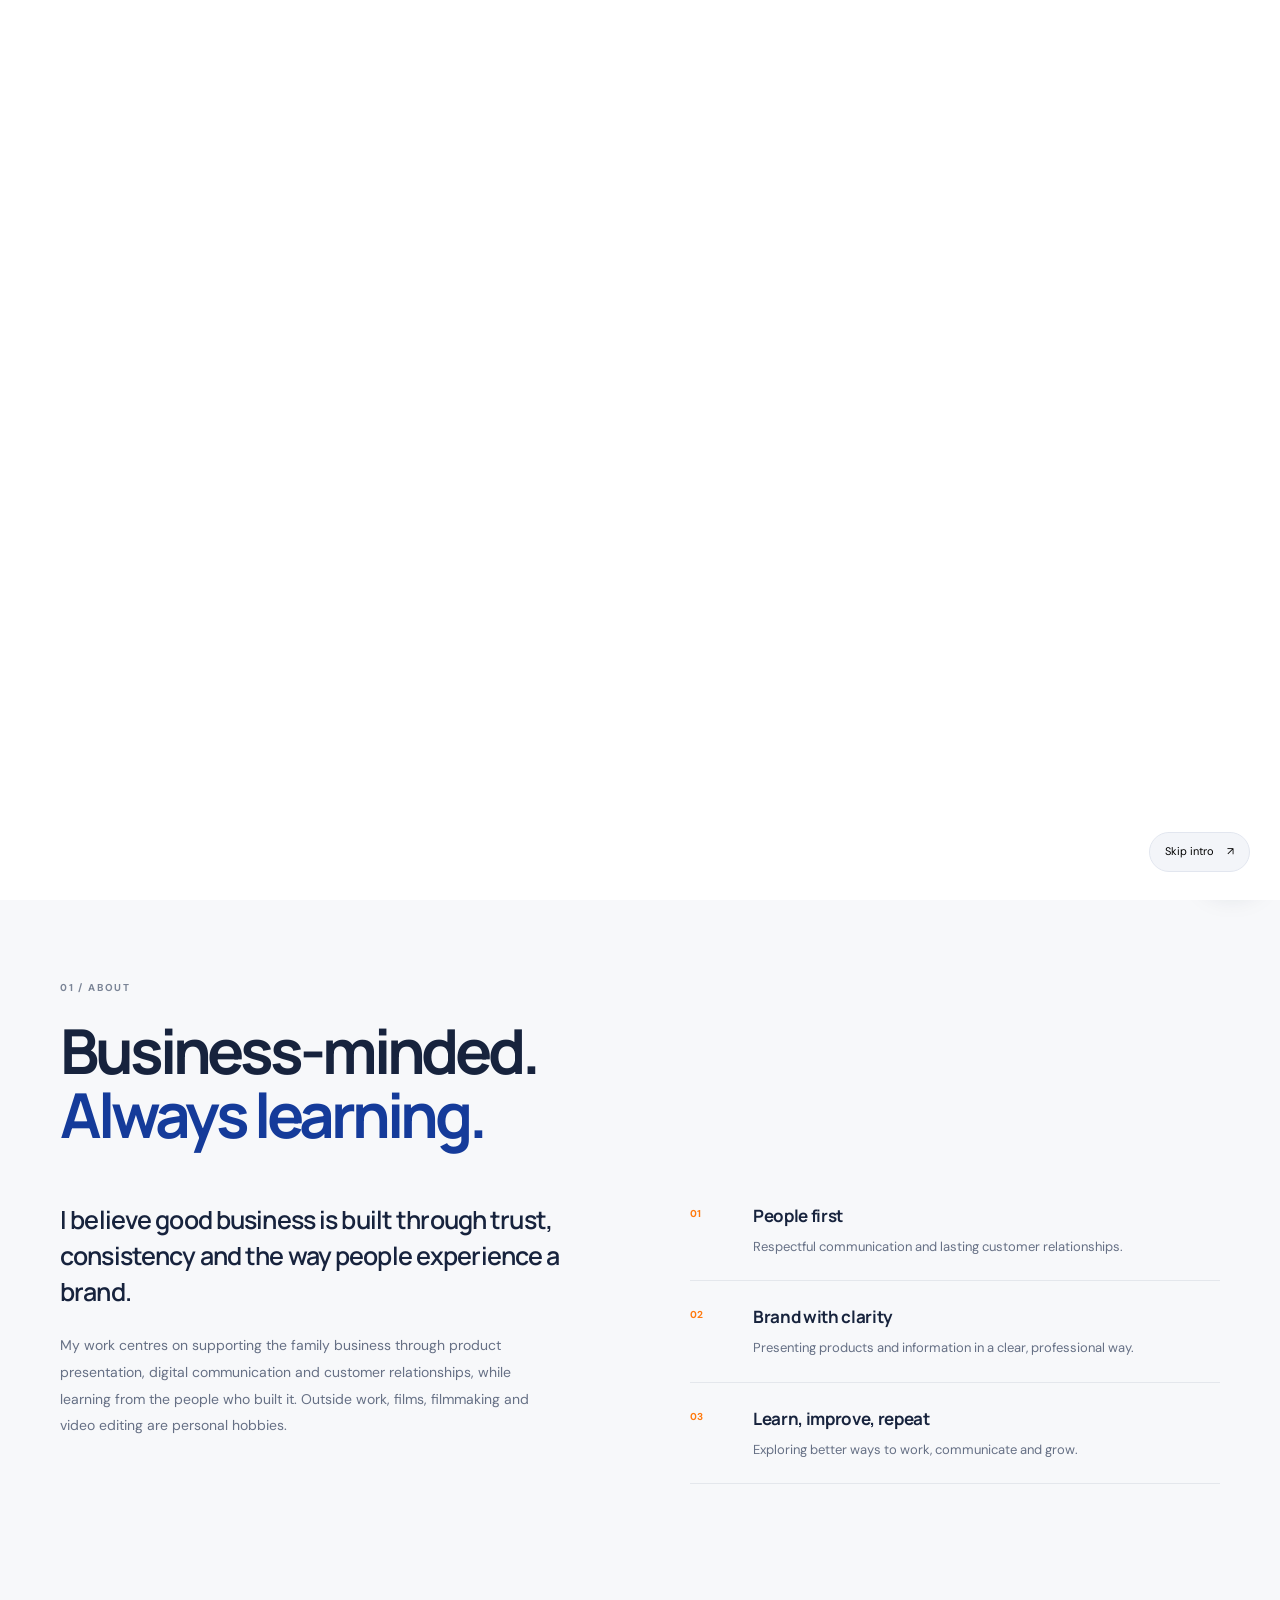
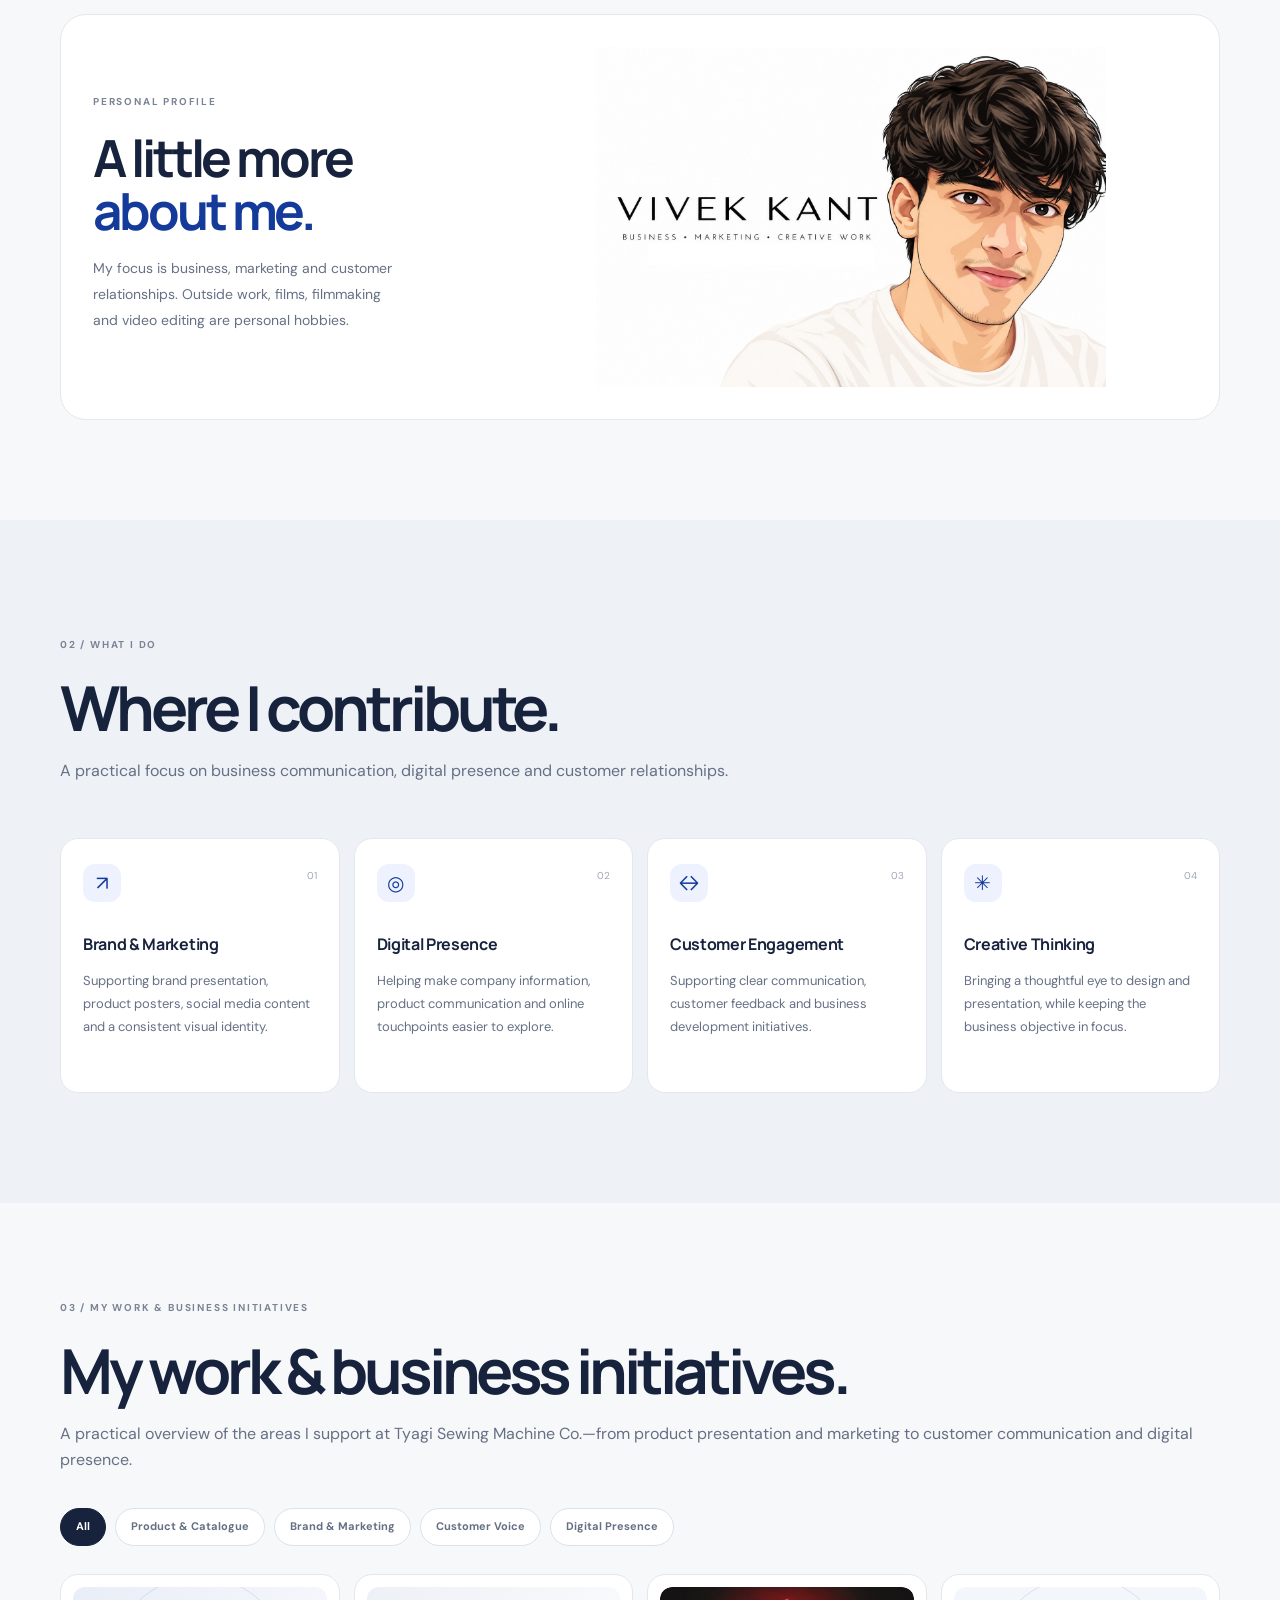
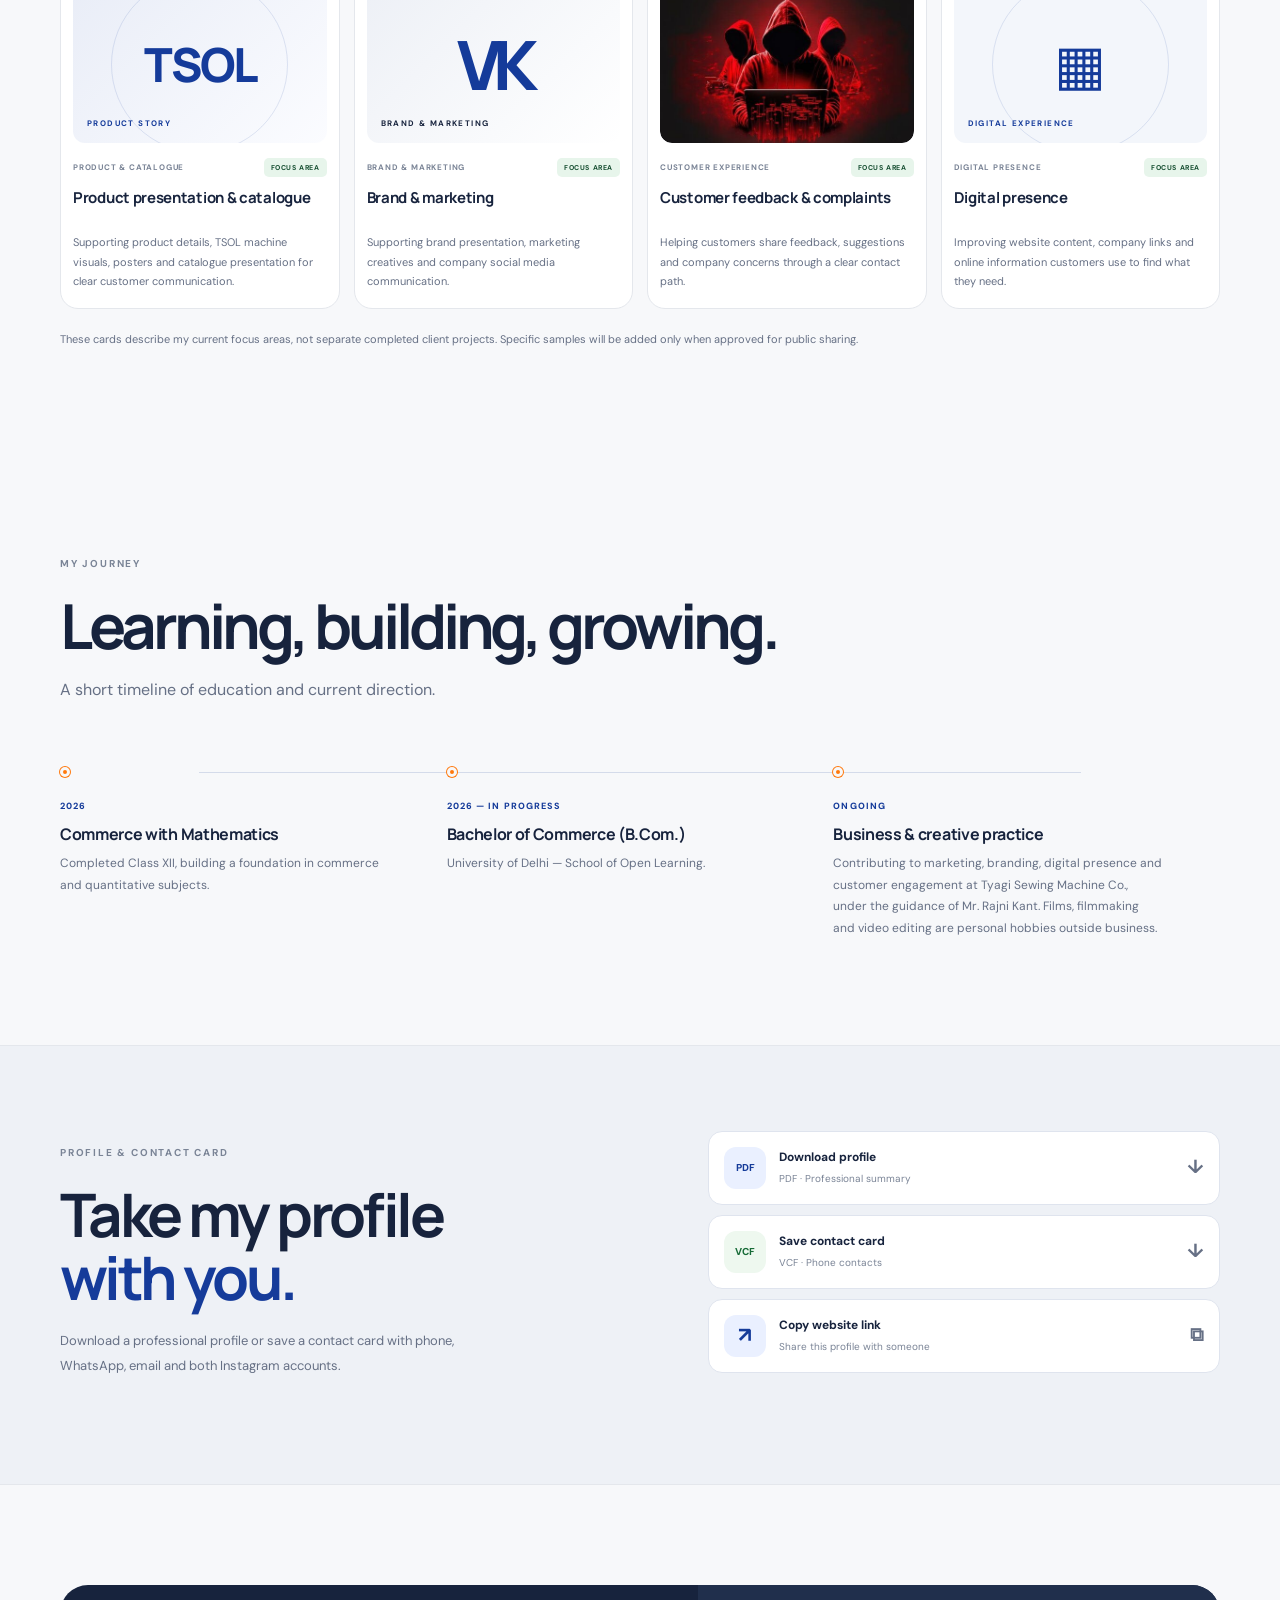
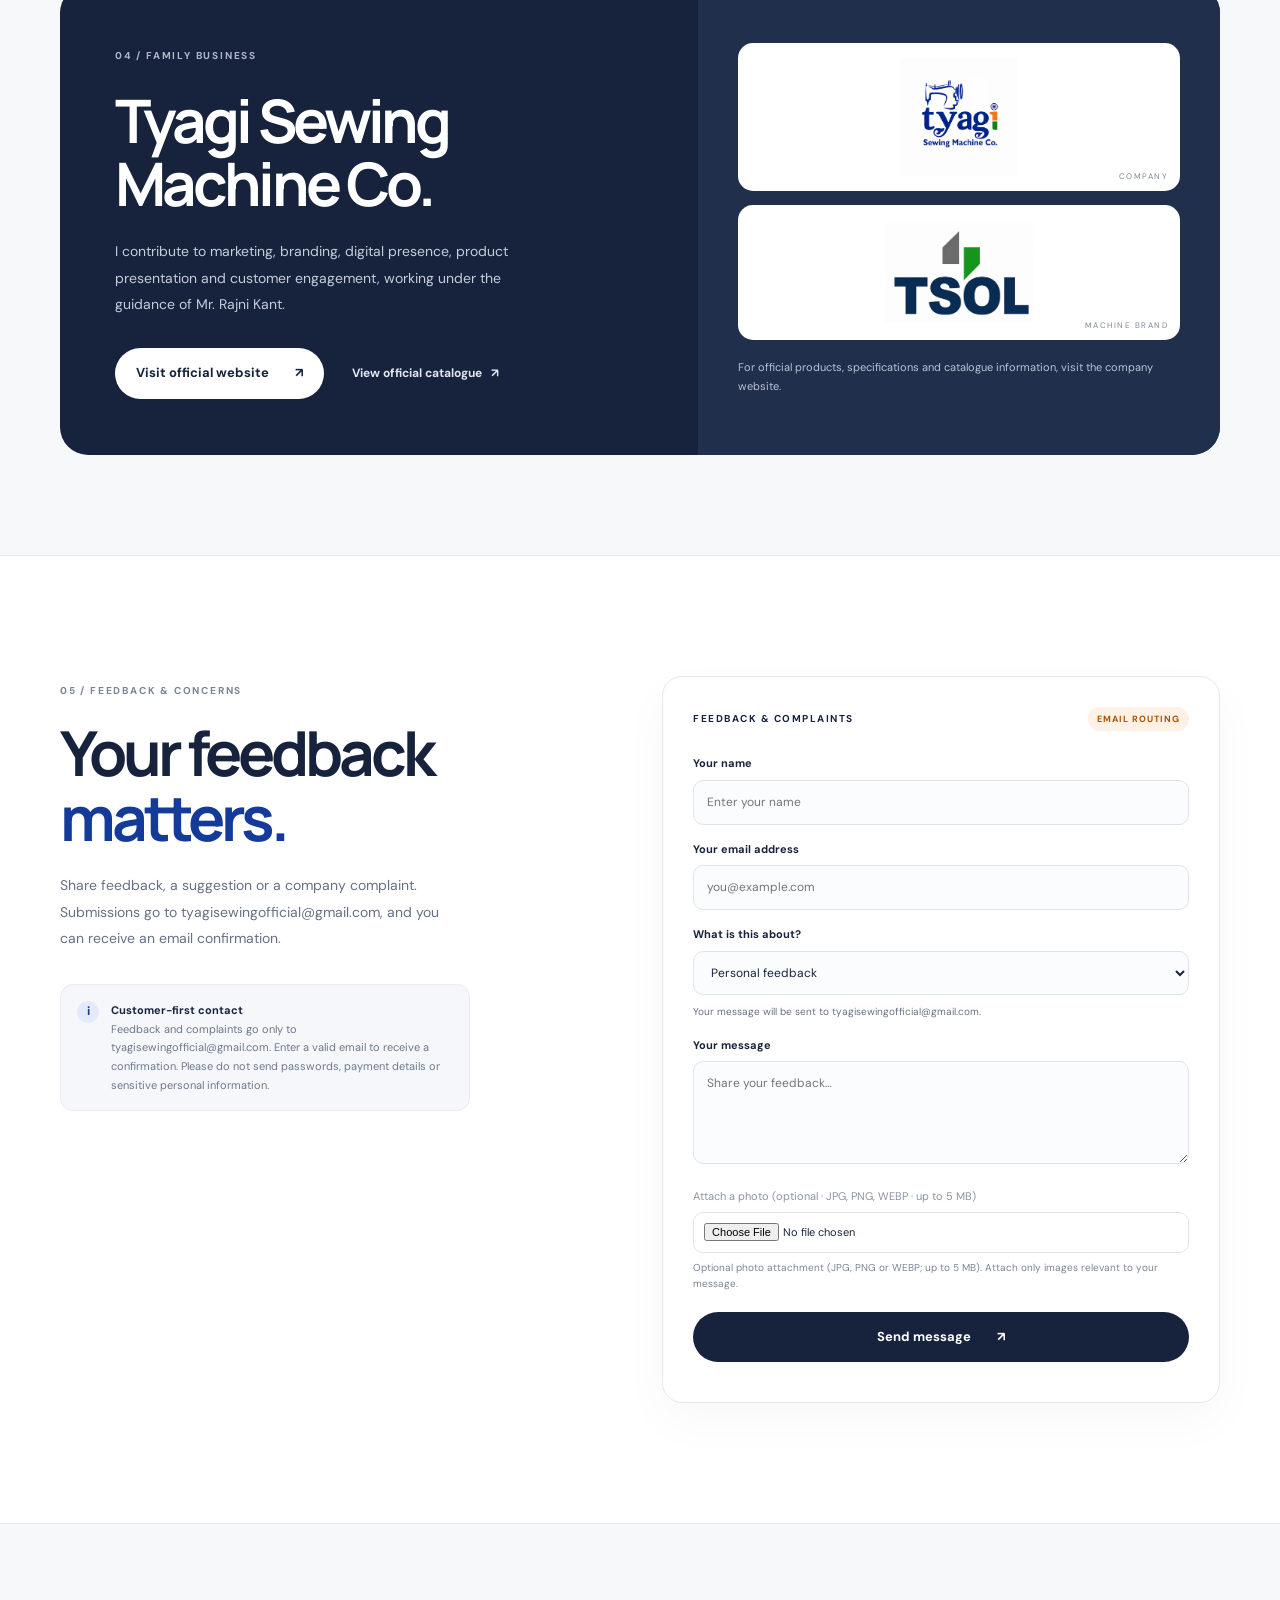
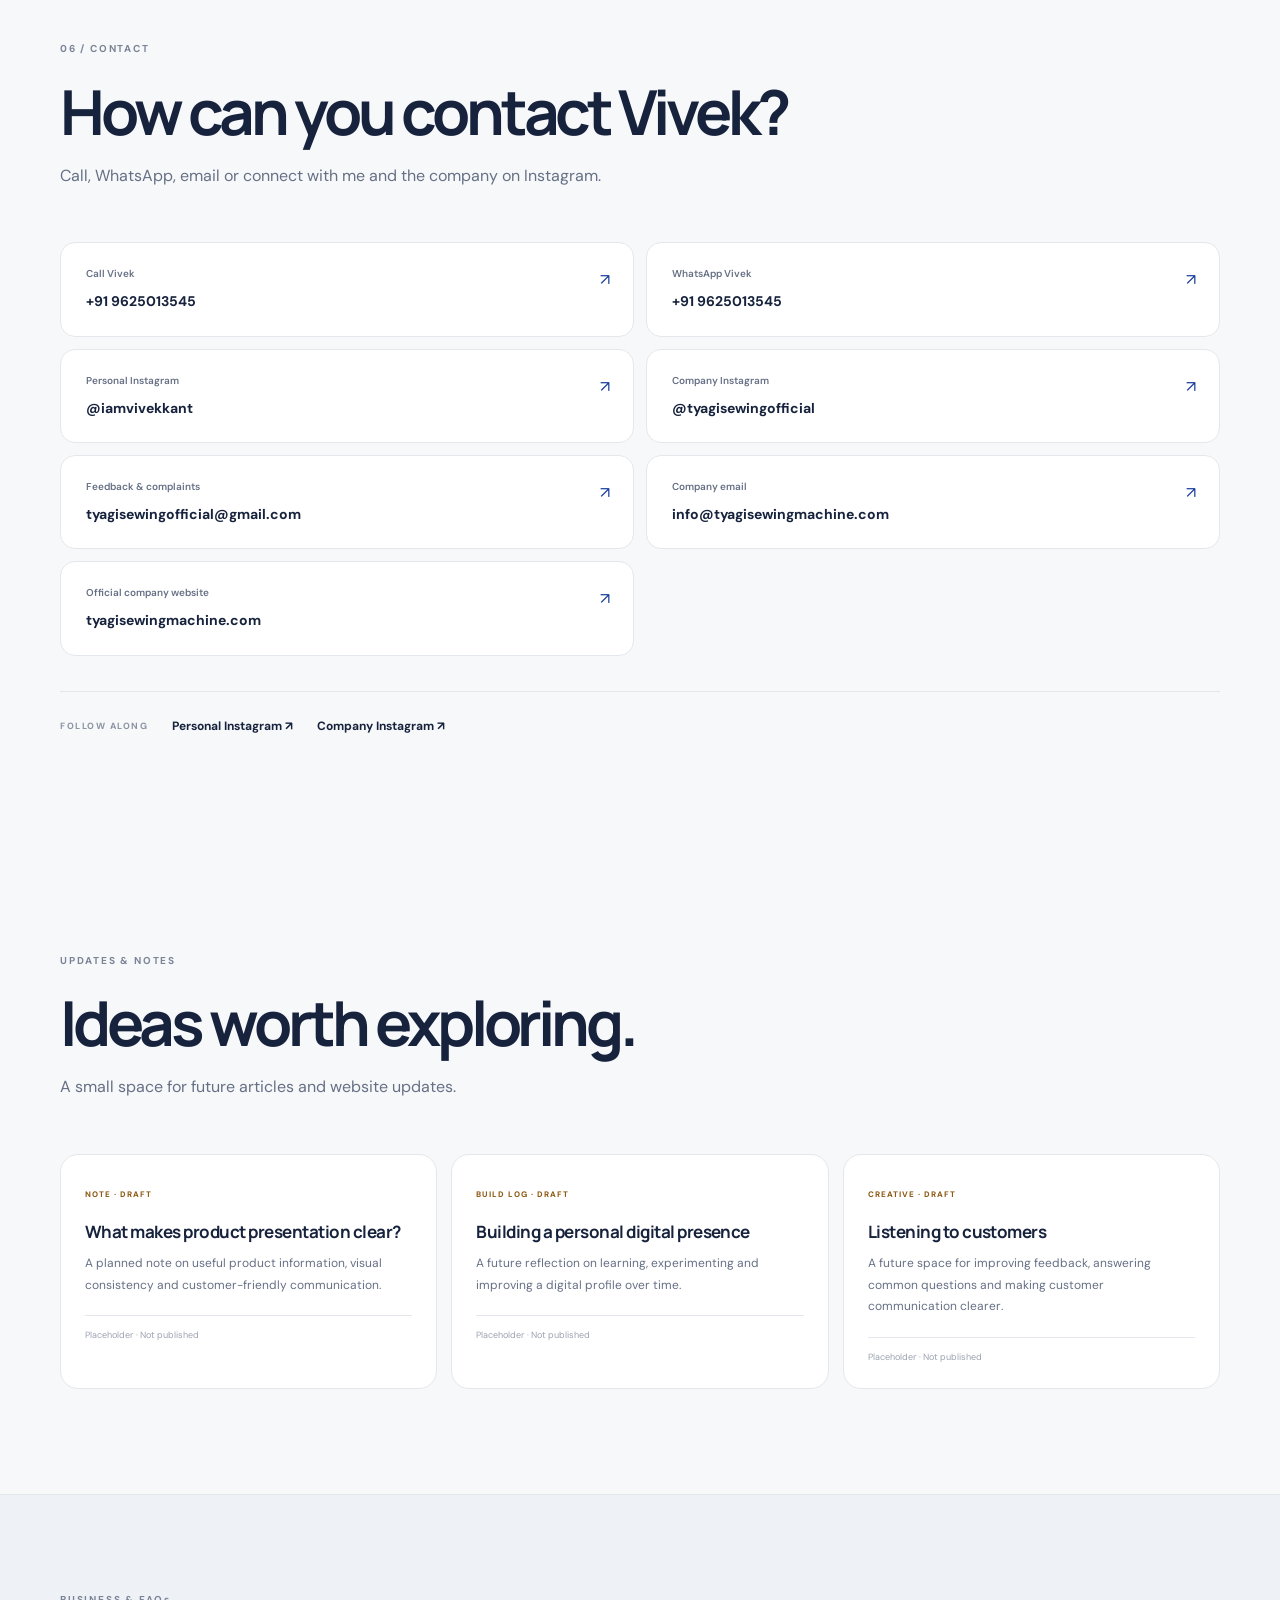
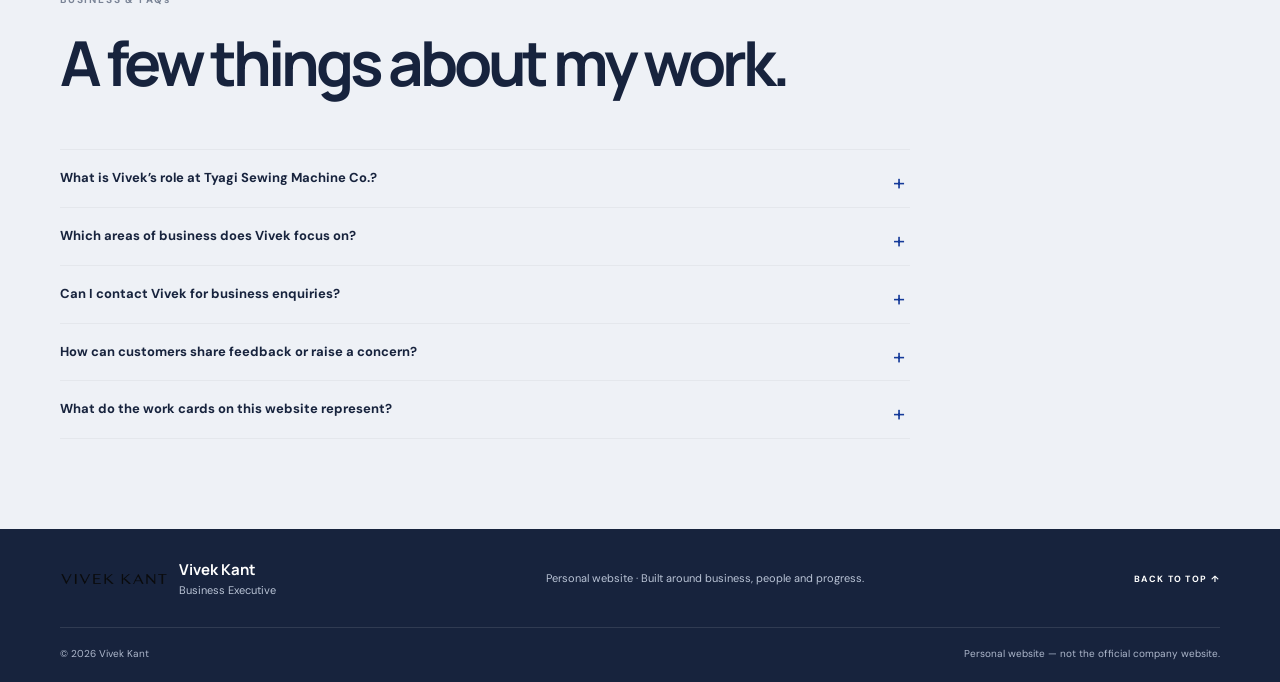
<file: index.html>
<!doctype html>
<html lang="en">
<head>
  <meta charset="utf-8"><meta name="viewport" content="width=device-width, initial-scale=1">
  <meta name="theme-color" content="#f7f8fa">
  <meta name="color-scheme" content="light dark">
  <meta property="og:title" content="Vivek Kant — Business Executive">
  <meta property="og:description" content="Business, people and progress. Explore Vivek Kant’s profile, work and journey.">
  <meta name="description" content="The personal website of Vivek Kant — Business Executive, focused on business development, brand communication and digital presence.">
  <title>Vivek Kant — Business Executive</title>
  <link rel="stylesheet" href="styles.css?v=2.3.0">
</head>
<body>
  <div class="intro" id="intro" aria-label="Welcome intro">
    <div class="intro-inner">
      <video class="intro-video" id="introVideo" autoplay muted playsinline preload="auto" aria-label="Tyagi Sewing Machine Co. logo reveal video">
        <source src="assets/vivek-intro.mp4" type="video/mp4">
      </video>
      <img src="assets/tyagi-intro-logo.png" alt="Tyagi Sewing Machine Co. logo" class="intro-fallback-logo" hidden>
      <div class="intro-presenting" id="introPresenting"><span class="intro-line"></span><p data-i18n="presenting">Presenting</p><h2>Vivek Kant</h2><span class="intro-role" data-i18n="businessExecutive">BUSINESS EXECUTIVE</span></div>
    </div>
    <button class="skip-intro" id="skipIntro" data-i18n="skipIntro">Skip intro <span aria-hidden="true">↗</span></button>
  </div>
  <header class="site-header">
    <a class="wordmark" href="#home" aria-label="Vivek Kant home"><span class="brand-icon personal-wordmark"><img src="assets/vivek-kant-header-wordmark.png?v=2.2.0" alt="Vivek Kant logo"></span><span><strong>Vivek Kant</strong><small>Business Executive</small></span></a>
    <button class="menu-toggle" id="menuToggle" aria-label="Toggle navigation" aria-expanded="false">☰</button>
    <nav id="nav"><a href="#about" data-i18n="navAbout">About</a><a href="#projects" data-i18n="navProjects">My Work</a><a href="#business" data-i18n="navBusiness">Business</a><a href="#feedback" data-i18n="navFeedback">Feedback</a><a class="nav-contact" href="#contact"><span data-i18n="navContact">Contact</span> <span>↗</span></a></nav>
    <div class="header-tools" aria-label="Website tools"><button id="searchToggle" class="tool-button" aria-label="Search website" title="Search">⌕</button><button id="langToggle" class="tool-button lang-tool" aria-label="Switch language">HI</button><button id="themeToggle" class="tool-button" aria-label="Toggle dark mode" title="Toggle dark mode">☾</button></div>
  </header>
  <div class="search-overlay" id="searchOverlay" hidden>
    <div class="search-panel" role="dialog" aria-modal="true" aria-labelledby="searchTitle">
      <div class="search-top"><h2 id="searchTitle" data-i18n="searchTitle">Search this website</h2><button id="searchClose" class="close-button" aria-label="Close search">×</button></div>
      <label class="visually-hidden" for="siteSearchInput">Search terms</label>
      <input id="siteSearchInput" class="site-search-input" type="search" placeholder="Try projects, journey, contact…" autocomplete="off">
      <div id="searchResults" class="search-results" aria-live="polite"><p class="search-hint" data-i18n="searchHint">Start typing to find a section.</p></div>
      <p class="search-footnote">ESC <span data-i18n="toClose">to close</span></p>
    </div>
  </div>
  <main>
    <section class="hero section-wrap" id="home">
      <div class="hero-copy reveal"><div class="eyebrow"><span class="status-dot"></span> PERSONAL WEBSITE · NOIDA, INDIA</div>
        <p class="hero-kicker" data-i18n="heroKicker">Business. People. Progress.</p>
        <h1><span class="headline-first" data-i18n="heroHeadlineOne">Building with</span><br><span data-i18n="heroHeadlineTwo">purpose.</span></h1>
        <p class="hero-description" data-i18n="heroDescription">I’m Vivek Kant, a Business Executive contributing to the growth and digital presence of Tyagi Sewing Machine Co. through branding, communication and customer engagement.</p>
        <div class="hero-actions"><a class="button button-dark" href="#about"><span data-i18n="getToKnow">Get to know me</span> <span>↓</span></a><a class="text-link" href="https://www.tyagisewingmachine.com/" target="_blank" rel="noopener"><span data-i18n="visitCompany">Visit company website</span> <span>↗</span></a></div>
        <div class="hero-note"><span class="note-rule"></span><span data-i18n="heroNote">Working with purpose, learning every day.</span></div>
      </div>
      <div class="hero-art hero-art-profile reveal" aria-label="Vivek Kant personal brand portrait"><img class="hero-feature hero-portrait" src="assets/vivek-kant-hero-portrait.png" alt="Vivek Kant 2D illustrated portrait"><span class="hero-art-label">VIVEK KANT · PERSONAL PROFILE</span></div>
      <a href="#about" class="scroll-cue"><span></span> SCROLL TO EXPLORE</a>
    </section>
    <section class="intro-strip"><div class="section-wrap strip-inner"><span class="strip-label" data-i18n="myFocus">MY FOCUS</span><p data-i18n="focusStatement">Clear communication · Thoughtful branding · Stronger connections</p></div></section>
    <section class="section section-wrap about-section" id="about">
      <div class="section-heading reveal"><span class="section-index" data-i18n="aboutLabel">01 / ABOUT</span><h2><span class="heading-plain" data-i18n="aboutHeadingOne">Business-minded.</span><br><span data-i18n="aboutHeadingTwo">Always learning.</span></h2></div>
      <div class="about-grid"><div class="about-lead reveal"><p class="large-copy" data-i18n="aboutLead">I believe good business is built through trust, consistency and the way people experience a brand.</p><p data-i18n="aboutBody">My work centres on supporting the family business with a modern approach—bringing together product presentation, digital communication and customer relationships, while learning from the experience of the people who built it.</p></div><div class="principles reveal"><article><span>01</span><div><h3 data-i18n="principleOneTitle">People first</h3><p data-i18n="principleOneBody">Respectful communication and lasting customer relationships.</p></div></article><article><span>02</span><div><h3 data-i18n="principleTwoTitle">Brand with clarity</h3><p data-i18n="principleTwoBody">Presenting products and information in a clear, professional way.</p></div></article><article><span>03</span><div><h3 data-i18n="principleThreeTitle">Learn, improve, repeat</h3><p data-i18n="principleThreeBody">Exploring better ways to work, communicate and grow.</p></div></article></div></div>
    </section>
    <section class="portrait-section section section-wrap" id="profile-image"><div class="portrait-card reveal"><div class="portrait-copy"><span class="section-index" data-i18n="personalProfileLabel">PERSONAL PROFILE</span><h2><span data-i18n="portraitHeadingOne">A little more</span><br><span data-i18n="portraitHeadingTwo">about me.</span></h2><p data-i18n="portraitBody">My work focuses on business, marketing and customer relationships. Outside work, films, filmmaking and video editing are personal hobbies.</p></div><div class="portrait-art"><img src="assets/vivek-kant-banner.png" alt="Vivek Kant illustrated personal portrait artwork"></div></div></section>
    <section class="work-section" id="work"><div class="section section-wrap"><div class="section-heading reveal"><span class="section-index" data-i18n="whatIDoLabel">02 / WHAT I DO</span><h2 data-i18n="whereContribute">Where I contribute.</h2><p class="heading-support" data-i18n="whatIDoSupport">A practical mix of business support and digital work.</p></div><div class="work-grid"><article class="work-card reveal"><div class="card-icon">↗</div><span class="card-number">01</span><h3 data-i18n="workTitleOne">Brand &amp; Marketing</h3><p data-i18n="workDescOne">Supporting brand presentation, product posters, social media content and a consistent visual identity.</p></article><article class="work-card reveal"><div class="card-icon">◎</div><span class="card-number">02</span><h3 data-i18n="workTitleTwo">Digital Presence</h3><p data-i18n="workDescTwo">Helping make company information, product communication and online touchpoints easier to explore.</p></article><article class="work-card reveal"><div class="card-icon">↔</div><span class="card-number">03</span><h3 data-i18n="workTitleThree">Customer Engagement</h3><p data-i18n="workDescThree">Supporting clear communication, customer feedback and business development initiatives.</p></article><article class="work-card reveal"><div class="card-icon">✳</div><span class="card-number">04</span><h3 data-i18n="workTitleFour">Creative Thinking</h3><p data-i18n="workDescFour">Bringing a thoughtful eye to design and presentation, while keeping the business objective in focus.</p></article></div></div></section>
    <section class="projects-section section section-wrap" id="projects">
      <div class="section-heading reveal"><span class="section-index" data-i18n="projectsLabel">03 / MY WORK &amp; BUSINESS INITIATIVES</span><h2 data-i18n="projectsHeading">My work &amp; business initiatives.</h2><p class="heading-support" data-i18n="projectsSupport">A practical overview of the areas I support at Tyagi Sewing Machine Co.—from product presentation and marketing to customer communication and digital presence.</p></div>
      <div class="project-toolbar reveal" role="group" aria-label="Filter projects"><button class="filter-chip active" data-filter="all" data-i18n="filterAll">All</button><button class="filter-chip" data-filter="business" data-i18n="filterBusiness">Product &amp; Catalogue</button><button class="filter-chip" data-filter="design" data-i18n="filterDesign">Brand &amp; Marketing</button><button class="filter-chip" data-filter="customer" data-i18n="filterCustomer">Customer Voice</button><button class="filter-chip" data-filter="digital" data-i18n="filterDigital">Digital Presence</button></div>
      <div class="projects-grid" id="projectsGrid">
        <article class="project-card reveal" data-category="business"><div class="project-art project-art-blue"><img class="project-card-image" alt="" hidden><span>TSOL</span><small>PRODUCT STORY</small></div><div class="project-meta"><span>PRODUCT &amp; CATALOGUE</span><span class="focus-tag" data-i18n="focusArea">FOCUS AREA</span></div><h3 data-i18n="projectProductTitle">Product presentation &amp; catalogue</h3><p data-i18n="projectProductBody">Supporting product details, TSOL machine visuals, posters and catalogue presentation for clear customer communication.</p></article>
        <article class="project-card reveal" data-category="design"><div class="project-art project-art-light"><img class="project-card-image" alt="" hidden><span class="project-monogram">VK</span><small>BRAND &amp; MARKETING</small></div><div class="project-meta"><span>BRAND &amp; MARKETING</span><span class="focus-tag" data-i18n="focusArea">FOCUS AREA</span></div><h3 data-i18n="projectDesignTitle">Brand &amp; marketing</h3><p data-i18n="projectDesignBody">Supporting brand presentation, marketing creatives and company social media communication.</p></article>
        <article class="project-card reveal" data-category="customer"><div class="project-art project-art-night"><img class="project-card-image" alt="" hidden><span class="play-mark" aria-hidden="true">✉</span><small>CUSTOMER VOICE</small></div><div class="project-meta"><span>CUSTOMER EXPERIENCE</span><span class="focus-tag" data-i18n="focusArea">FOCUS AREA</span></div><h3 data-i18n="projectCustomerTitle">Customer feedback &amp; complaints</h3><p data-i18n="projectCustomerBody">Helping customers share feedback, suggestions and company concerns through a clear contact path.</p></article>
        <article class="project-card reveal" data-category="digital"><div class="project-art project-art-grid"><img class="project-card-image" alt="" hidden><span class="window-mark">▦</span><small>DIGITAL EXPERIENCE</small></div><div class="project-meta"><span>DIGITAL PRESENCE</span><span class="focus-tag" data-i18n="focusArea">FOCUS AREA</span></div><h3 data-i18n="projectDigitalTitle">Digital presence</h3><p data-i18n="projectDigitalBody">Improving website content, company links and online information customers use to find what they need.</p></article>
      </div>
      <p class="project-note" data-i18n="projectNote">These cards describe my current focus areas, not separate completed client projects. Specific samples will be added only when approved for public sharing.</p>
    </section>
    <section class="journey-section section section-wrap" id="journey">
      <div class="section-heading reveal"><span class="section-index" data-i18n="journeyLabel">MY JOURNEY</span><h2 data-i18n="journeyHeading">Learning, building, growing.</h2><p class="heading-support" data-i18n="journeySupport">A short timeline of education and current direction.</p></div>
      <div class="timeline reveal"><article class="timeline-item"><span class="timeline-dot"></span><div class="timeline-date">2026</div><div><h3 data-i18n="journeySchoolTitle">Commerce with Mathematics</h3><p data-i18n="journeySchoolBody">Completed Class XII, building a foundation in commerce and quantitative subjects.</p></div></article><article class="timeline-item"><span class="timeline-dot"></span><div class="timeline-date">2026 — IN PROGRESS</div><div><h3 data-i18n="journeyCollegeTitle">Bachelor of Commerce (B.Com.)</h3><p data-i18n="journeyCollegeBody">University of Delhi — School of Open Learning.</p></div></article><article class="timeline-item"><span class="timeline-dot"></span><div class="timeline-date">ONGOING</div><div><h3 data-i18n="journeyOngoingTitle">Business &amp; creative practice</h3><p data-i18n="journeyOngoingBody">Contributing to marketing, branding, digital presence and customer engagement at Tyagi Sewing Machine Co., under the guidance of Mr. Rajni Kant. Outside work, I enjoy films, filmmaking and video editing as personal hobbies.</p></div></article></div>
    </section>
    <section class="profile-download-section" id="profile-download"><div class="section section-wrap profile-download-grid"><div class="profile-download-copy reveal"><span class="section-index" data-i18n="profileLabel">PROFILE &amp; CONTACT CARD</span><h2><span data-i18n="profileHeadingOne">Take my profile</span><br><span data-i18n="profileHeadingTwo">with you.</span></h2><p data-i18n="profileSupport">Download a professional profile or save a contact card with phone, WhatsApp, email and both Instagram accounts.</p></div><div class="download-options reveal"><a class="download-card" href="assets/vivek-kant-profile.pdf" download><span class="download-icon">PDF</span><span><strong data-i18n="downloadProfile">Download profile</strong><small>PDF · Professional summary</small></span><b>↓</b></a><a class="download-card" href="assets/vivek-kant-contact.vcf" download><span class="download-icon vcard-icon">VCF</span><span><strong data-i18n="saveContact">Save contact card</strong><small>VCF · Phone contacts</small></span><b>↓</b></a><button type="button" class="download-card copy-profile" id="copyProfileLink"><span class="download-icon link-icon">↗</span><span><strong data-i18n="copyProfileLink">Copy website link</strong><small data-i18n="copyProfileSub">Share this profile with someone</small></span><b>⧉</b></button><p class="copy-status" id="copyProfileStatus" role="status" aria-live="polite"></p></div></div></section>
    <section class="business-section section section-wrap" id="business"><div class="business-panel reveal"><div class="business-copy"><span class="section-index" data-i18n="familyBusinessLabel">04 / FAMILY BUSINESS</span><h2><span data-i18n="businessNameOne">Tyagi Sewing</span><br><span data-i18n="businessNameTwo">Machine Co.</span></h2><p data-i18n="businessDescription">I contribute to marketing, branding, digital presence, product presentation and customer engagement, working under the guidance of Mr. Rajni Kant.</p><div class="business-actions"><a class="button button-light" href="https://www.tyagisewingmachine.com/" target="_blank" rel="noopener"><span data-i18n="visitOfficialWebsite">Visit official website</span> <span>↗</span></a><a class="business-link" href="https://www.tyagisewingmachine.com/" target="_blank" rel="noopener"><span data-i18n="viewCatalogue">View official catalogue</span> <span>↗</span></a></div></div><div class="business-logos"><div class="logo-card tyagi-card"><img src="assets/tyagi-sewing-machine-logo.png?v=2.2.0" alt="Tyagi Sewing Machine Co. logo"><span>COMPANY</span></div><div class="logo-card tsol-card"><img src="assets/tsol-logo.png?v=2.2.0" alt="TSOL logo"><span>MACHINE BRAND</span></div><p data-i18n="catalogueNote">For official products, specifications and catalogue information, visit the company website.</p></div></div></section>
    <section class="feedback-section" id="feedback"><div class="section section-wrap feedback-grid"><div class="feedback-copy reveal"><span class="section-index" data-i18n="feedbackLabel">05 / FEEDBACK &amp; CONCERNS</span><h2><span class="feedback-head-one" data-i18n="feedbackHeadOne">Your feedback</span><br><span data-i18n="feedbackHeadTwo">matters.</span></h2><p data-i18n="feedbackDescription">Share feedback, a suggestion or a company complaint. Submissions are routed to tyagisewingofficial@gmail.com, and you can receive an email confirmation.</p><div class="privacy-note"><span>i</span><p><strong>Customer-first contact</strong><br>Feedback and complaints go only to tyagisewingofficial@gmail.com. Enter a valid email to receive a confirmation. Please do not send passwords, payment details or sensitive personal information.</p></div></div><form class="feedback-form reveal" id="feedbackForm" action="https://formsubmit.co/tyagisewingofficial@gmail.com" method="POST" enctype="multipart/form-data">
          <input type="hidden" name="_subject" value="New website feedback or complaint - Vivek Kant">
          <input type="hidden" name="_autoresponse" value="Thank you for contacting Vivek Kant through the website. Your message has been submitted. This is an automatic confirmation; please keep this email for your records. For follow-up, use the contact details on the website. Thank you.">
          <input type="hidden" name="_next" value="https://tyagisewingmachine.github.io/vivekkant/thank-you.html">
          <input type="hidden" name="_template" value="table">
          <input type="text" name="_honey" tabindex="-1" autocomplete="off" aria-hidden="true" style="display:none"><div class="form-top"><span data-i18n="feedbackFormTitle">FEEDBACK &amp; COMPLAINTS</span><span class="demo-pill" data-i18n="emailRoutingLabel">EMAIL ROUTING</span></div><label for="name" data-i18n="yourName">Your name</label><input id="name" name="name" placeholder="Enter your name" autocomplete="name" required><label for="email" data-i18n="emailAddress">Your email address</label><input id="email" name="email" type="email" placeholder="you@example.com" autocomplete="email" required><label for="topic" data-i18n="topicLabel">What is this about?</label><select id="topic" name="topic"><option value="personal" data-i18n="personalFeedbackOption">Personal feedback</option><option value="company" data-i18n="companyComplaintOption">Company complaint</option><option value="website" data-i18n="websiteExperienceOption">Website experience</option><option value="general" data-i18n="generalEnquiryOption">General enquiry</option><option value="other" data-i18n="otherOption">Other</option></select><p class="category-hint" id="categoryHint" role="status">All feedback and complaints go to tyagisewingofficial@gmail.com.</p><label for="message" data-i18n="yourMessage">Your message</label><textarea id="message" name="message" rows="4" placeholder="Share your feedback…" required></textarea><label for="photoAttachment"><span data-i18n="attachPhoto">Attach a photo</span> <span data-i18n="attachmentLimits">(optional · JPG, PNG, WEBP · up to 5 MB)</span></label><input id="photoAttachment" name="photoAttachment" type="file" accept="image/jpeg,image/png,image/webp"><p class="upload-help" data-i18n="uploadHelp">Optional photo attachment (JPG, PNG or WEBP; up to 5 MB). Attach only images relevant to your message.</p><div class="attachment-preview" id="attachmentPreview" hidden><img id="attachmentPreviewImage" alt="Selected photo preview"><span id="attachmentFileName"></span><button type="button" id="removeAttachment" class="remove-attachment">Remove photo</button></div><button class="button button-dark submit-button" type="submit"><span data-i18n="submitMessage">Send message</span> <span>↗</span></button><p class="form-result" id="formResult" role="status" aria-live="polite"></p></form></div></section>
    <section class="contact-section section section-wrap" id="contact"><div class="section-heading reveal"><span class="section-index" data-i18n="contactLabel">06 / CONTACT</span><h2 data-i18n="letsConnect">How can you contact Vivek?</h2><p class="heading-support" data-i18n="contactSupport">Call, WhatsApp, email or connect with me and the company on Instagram.</p></div><div class="contact-grid reveal"><a class="contact-card" href="tel:+919625013545"><span data-i18n="phoneContact">Call Vivek</span><strong>+91 9625013545</strong><span class="contact-arrow">↗</span></a><a class="contact-card" href="https://wa.me/919625013545" target="_blank" rel="noopener"><span data-i18n="whatsappContact">WhatsApp Vivek</span><strong>+91 9625013545</strong><span class="contact-arrow">↗</span></a><a class="contact-card" href="https://www.instagram.com/iamvivekkant/" target="_blank" rel="noopener"><span data-i18n="personalInstagram">Personal Instagram</span><strong>@iamvivekkant</strong><span class="contact-arrow">↗</span></a><a class="contact-card" href="https://www.instagram.com/tyagisewingofficial/" target="_blank" rel="noopener"><span data-i18n="companyInstagram">Company Instagram</span><strong>@tyagisewingofficial</strong><span class="contact-arrow">↗</span></a><a class="contact-card" href="mailto:tyagisewingofficial@gmail.com"><span data-i18n="feedbackEmailContact">Feedback &amp; complaints</span><strong>tyagisewingofficial@gmail.com</strong><span class="contact-arrow">↗</span></a><a class="contact-card" href="mailto:info@tyagisewingmachine.com"><span data-i18n="companyEmailContact">Company email</span><strong>info@tyagisewingmachine.com</strong><span class="contact-arrow">↗</span></a><a class="contact-card" href="https://www.tyagisewingmachine.com/" target="_blank" rel="noopener"><span data-i18n="officialCompanySite">Official company website</span><strong>tyagisewingmachine.com</strong><span class="contact-arrow">↗</span></a></div><div class="social-row reveal"><span data-i18n="socialFollow">FOLLOW ALONG</span><a href="https://www.instagram.com/iamvivekkant/" target="_blank" rel="noopener">Personal Instagram ↗</a><a href="https://www.instagram.com/tyagisewingofficial/" target="_blank" rel="noopener">Company Instagram ↗</a></div></section>
    <section class="updates-section section section-wrap" id="updates"><div class="section-heading reveal"><span class="section-index" data-i18n="updatesLabel">UPDATES &amp; NOTES</span><h2 data-i18n="updatesHeading">Ideas worth exploring.</h2><p class="heading-support" data-i18n="updatesSupport">A small space for future articles and website updates.</p></div><div class="updates-grid"><article class="update-card reveal"><span>NOTE · DRAFT</span><h3 data-i18n="updateProductTitle">What makes product presentation clear?</h3><p data-i18n="updateProductBody">A planned note on useful product information, visual consistency and customer-friendly communication.</p><small data-i18n="notPublished">Placeholder · Not published</small></article><article class="update-card reveal"><span>BUILD LOG · DRAFT</span><h3 data-i18n="updatePresenceTitle">Building a personal digital presence</h3><p data-i18n="updatePresenceBody">A future reflection on learning, experimenting and improving a digital profile over time.</p><small data-i18n="notPublished">Placeholder · Not published</small></article><article class="update-card reveal"><span>CREATIVE · DRAFT</span><h3 data-i18n="updateCreativeTitle">Listening to customers</h3><p data-i18n="updateCreativeBody">A future space for improving how customers share feedback and get clear responses.</p><small data-i18n="notPublished">Placeholder · Not published</small></article></div></section>
    <section class="faq-section" id="help"><div class="section section-wrap"><div class="section-heading reveal"><span class="section-index" data-i18n="helpLabel">BUSINESS &amp; FAQs</span><h2 data-i18n="helpHeading">A few things about my work.</h2></div><div class="faq-list reveal" id="faqList"><details><summary data-i18n="faqRoleQ">What is Vivek’s role at Tyagi Sewing Machine Co.?</summary><p data-i18n="faqRoleA">I work as a Business Executive, contributing to business communication, product presentation, customer engagement and digital presence. Key business decisions remain under the guidance and approval of Mr. Rajni Kant.</p></details><details><summary data-i18n="faqFocusQ">Which areas of business does Vivek focus on?</summary><p data-i18n="faqFocusA">My focus areas include product and catalogue presentation, branding and marketing, customer relations, and the company’s digital presence.</p></details><details><summary data-i18n="faqEnquiriesQ">Can I contact Vivek for business enquiries?</summary><p data-i18n="faqEnquiriesA">Yes. Call or WhatsApp +91 96250 13545, or email tyagisewingofficial@gmail.com. For official company information and the product catalogue, visit tyagisewingmachine.com.</p></details><details><summary data-i18n="faqFeedbackQ">How can customers share feedback or raise a concern?</summary><p data-i18n="faqFeedbackA">Use the Feedback &amp; Concerns form on this website and provide a valid email address. For important follow-up, customers can also email tyagisewingofficial@gmail.com directly. Please do not include passwords, payment details or other sensitive information.</p></details><details><summary data-i18n="faqWorkQ">What do the work cards on this website represent?</summary><p data-i18n="faqWorkA">They describe the business areas I contribute to: product and catalogue presentation, brand and marketing, customer voice, and digital presence. They are not all claims of completed client projects; samples are shared only when approved for public use.</p></details></div></div></section>
  </main>
  <footer><div class="section-wrap footer-inner"><a class="wordmark footer-mark" href="#home"><span class="brand-icon personal-wordmark"><img src="assets/vivek-kant-header-wordmark.png?v=2.2.0" alt="Vivek Kant logo"></span><span><strong>Vivek Kant</strong><small>Business Executive</small></span></a><p>Personal website · Built around business, people and progress.</p><a href="#home" class="back-top" data-i18n="backToTop">BACK TO TOP ↑</a></div><div class="section-wrap footer-bottom"><span>© <span id="year"></span> Vivek Kant</span><span>Personal website — not the official company website.</span></div></footer>
  <div class="quick-menu-wrap" id="quickMenuWrap"><button id="quickMenuToggle" class="quick-menu-toggle" aria-expanded="false" aria-label="Open quick menu" title="Quick menu">＋</button><div class="quick-menu-panel" id="quickMenuPanel" hidden><span data-i18n="quickMenuTitle">QUICK LINKS</span><a href="#about" data-i18n="quickAbout">About</a><a href="#projects" data-i18n="quickProjects">Projects</a><a href="#journey" data-i18n="quickJourney">My journey</a><a href="#profile-download" data-i18n="quickProfile">Profile &amp; contact card</a><a href="#feedback" data-i18n="quickFeedback">Feedback</a><a href="#contact" data-i18n="quickConnect">Connect</a></div></div>
  <button class="scroll-top" id="scrollTop" aria-label="Scroll to top" title="Back to top">↑</button>
  <script src="script.js?v=2.3.0"></script>
</body></html>
</file>
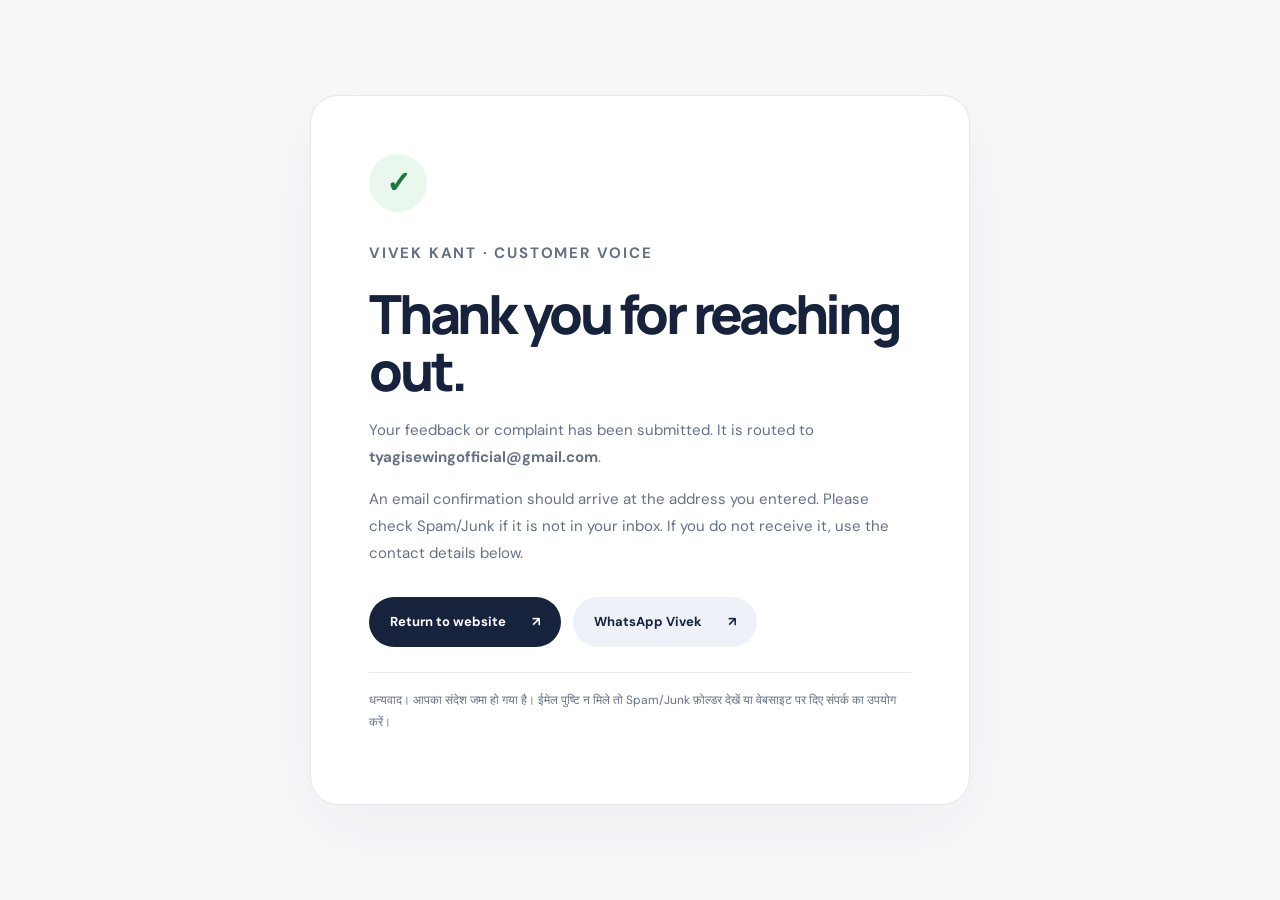
<file: thank-you.html>
<!doctype html>
<html lang="en">
<head>
  <meta charset="utf-8"><meta name="viewport" content="width=device-width, initial-scale=1">
  <meta name="theme-color" content="#f7f8fa"><meta name="robots" content="noindex,follow">
  <title>Message submitted — Vivek Kant</title>
  <link rel="stylesheet" href="styles.css?v=2.2.0">
  <style>
    body{min-height:100vh;display:grid;place-items:center;padding:24px;background:var(--paper)}
    .confirmation{width:min(660px,100%);background:var(--white);border:1px solid var(--line);border-radius:28px;padding:clamp(28px,6vw,58px);box-shadow:0 24px 70px #17233d0c}
    .confirmation-mark{width:58px;height:58px;border-radius:50%;display:grid;place-items:center;background:#e9f7ed;color:#187a38;font-size:30px;font-weight:700;margin-bottom:28px}
    .confirmation .eyebrow{margin-bottom:18px}.confirmation h1{font:800 clamp(34px,7vw,54px)/1.05 Manrope,Arial,sans-serif;letter-spacing:-.06em;margin:0 0 18px;color:var(--ink)}
    .confirmation p{color:var(--muted);line-height:1.8;font-size:15px}.confirmation .actions{display:flex;gap:12px;flex-wrap:wrap;margin-top:30px}.confirmation .small{font-size:12px;border-top:1px solid var(--line);padding-top:17px;margin-top:25px}
    @media(max-width:500px){.confirmation{border-radius:20px}.confirmation p{font-size:14px}}
  </style>
</head>
<body>
  <main class="confirmation">
    <div class="confirmation-mark" aria-hidden="true">✓</div>
    <p class="eyebrow">VIVEK KANT · CUSTOMER VOICE</p>
    <h1>Thank you for reaching out.</h1>
    <p>Your feedback or complaint has been submitted. It is routed to <strong>tyagisewingofficial@gmail.com</strong>.</p>
    <p>An email confirmation should arrive at the address you entered. Please check Spam/Junk if it is not in your inbox. If you do not receive it, use the contact details below.</p>
    <div class="actions">
      <a class="button button-dark" href="index.html">Return to website <span>↗</span></a>
      <a class="button" style="background:#eef2f8;color:#17233d" href="https://wa.me/919625013545" target="_blank" rel="noopener">WhatsApp Vivek <span>↗</span></a>
    </div>
    <p class="small">धन्यवाद। आपका संदेश जमा हो गया है। ईमेल पुष्टि न मिले तो Spam/Junk फ़ोल्डर देखें या वेबसाइट पर दिए संपर्क का उपयोग करें।</p>
  </main>
</body>
</html>
</file>
<file: styles.css>
@import url('https://fonts.googleapis.com/css2?family=DM+Sans:wght@400;500;600;700&family=Manrope:wght@400;500;600;700;800&display=swap');
:root{--ink:#17233d;--muted:#667085;--blue:#153b9a;--orange:#ff790d;--green:#14833b;--paper:#f7f8fa;--line:#e4e7ec;--white:#fff;--radius:24px}*{box-sizing:border-box}html{scroll-behavior:smooth;scroll-padding-top:92px}body{margin:0;background:var(--paper);color:var(--ink);font-family:'DM Sans',Arial,sans-serif;line-height:1.6;-webkit-font-smoothing:antialiased}a{color:inherit;text-decoration:none}button,input,textarea,select{font:inherit}.section-wrap{width:min(1160px,calc(100% - 48px));margin-inline:auto}.site-header{height:84px;display:flex;align-items:center;justify-content:space-between;width:100%;padding-inline:max(24px,calc((100% - 1240px)/2));margin:auto;position:sticky;top:0;z-index:20;background:rgba(247,248,250,.92);backdrop-filter:blur(18px);border-bottom:1px solid rgba(228,231,236,.7)}.wordmark{display:flex;align-items:center;gap:11px}.monogram{display:grid;place-items:center;width:42px;height:42px;background:var(--blue);color:#fff;border-radius:13px;font-family:Manrope,sans-serif;font-weight:800;letter-spacing:-2px}.wordmark strong,.wordmark small{display:block;line-height:1.25}.wordmark strong{font-family:Manrope,sans-serif;font-size:15px}.wordmark small{font-size:11px;color:var(--muted);margin-top:4px}nav{display:flex;align-items:center;gap:31px;font-size:13px;font-weight:600;color:#505a6d}nav a{transition:color .2s}nav a:hover,.text-link:hover{color:var(--blue)}.nav-contact{border:1px solid #d9dde5;padding:10px 15px;border-radius:100px;color:var(--ink)}.nav-contact span{margin-left:10px}.menu-toggle{display:none;border:0;background:transparent;font-size:24px}.hero{min-height:680px;display:grid;grid-template-columns:1fr .88fr;align-items:center;gap:40px;position:relative;padding-top:55px;padding-bottom:92px}.eyebrow,.section-index{font-size:10px;font-weight:700;letter-spacing:1.8px;color:#7a8496}.eyebrow{display:flex;align-items:center;gap:9px}.status-dot{width:7px;height:7px;background:var(--green);border-radius:50%;box-shadow:0 0 0 4px rgba(20,131,59,.1)}.hero-kicker{font-size:16px;color:var(--blue);font-weight:700;margin:34px 0 8px}.hero h1,.section-heading h2,.business-copy h2,.feedback-copy h2{font-family:Manrope,Arial,sans-serif;letter-spacing:-.065em;font-weight:700;line-height:1.04;margin:0}.hero h1{font-size:clamp(58px,7vw,92px)}.hero h1 span,.section-heading h2 span,.feedback-copy h2 span{color:var(--blue)}.hero-description{max-width:520px;color:#626d80;font-size:16px;line-height:1.85;margin:27px 0}.hero-actions{display:flex;align-items:center;gap:24px;flex-wrap:wrap}.button{display:inline-flex;align-items:center;justify-content:center;gap:26px;border:0;border-radius:100px;padding:15px 21px;font-size:13px;font-weight:700;cursor:pointer;transition:transform .25s,box-shadow .25s}.button:hover{transform:translateY(-2px);box-shadow:0 12px 28px #17233d20}.button-dark{background:var(--ink);color:#fff}.text-link{font-size:13px;font-weight:700}.text-link span{margin-left:7px}.hero-note{display:flex;align-items:center;gap:12px;margin-top:55px;font-size:11px;color:#8790a0}.note-rule{width:32px;height:1px;background:var(--orange)}.hero-art{height:480px;position:relative;display:grid;place-items:center;overflow:hidden;border-radius:34px;background:linear-gradient(145deg,#edf1fa 0%,#f7f8fa 52%,#e8eef8 100%);border:1px solid #e4e9f3}.hero-art:before{content:'';position:absolute;inset:20px;border:1px solid rgba(21,59,154,.1);border-radius:25px}.art-glow{position:absolute;width:280px;height:280px;background:radial-gradient(circle,#fff 0%,rgba(255,255,255,.1) 70%);border-radius:50%}.hero-monogram{position:relative;z-index:2;font-family:Manrope,sans-serif;font-size:clamp(130px,18vw,220px);letter-spacing:-.13em;font-weight:800;color:var(--blue);text-shadow:0 22px 45px #153b9a20;transform:translateX(-12px)}.hero-monogram span{color:var(--orange)}.art-orbit{position:absolute;border:1px solid rgba(21,59,154,.18);border-radius:50%;width:360px;height:360px;transform:rotate(-32deg) scaleY(.65)}.orbit-two{width:420px;height:420px;transform:rotate(40deg) scaleY(.6);border-color:rgba(255,121,13,.25)}.art-caption{position:absolute;bottom:28px;left:31px;right:31px;display:flex;justify-content:space-between;font-size:9px;font-weight:700;letter-spacing:1.3px;color:#7a8496}.art-stamp{position:absolute;right:34px;top:31px;width:52px;height:52px;border:1px solid #cfd7e8;border-radius:50%;display:grid;place-content:center;text-align:center;font-size:9px;line-height:1.2;font-weight:700;color:var(--blue);transform:rotate(12deg)}.scroll-cue{position:absolute;bottom:28px;left:0;font-size:9px;letter-spacing:1.7px;color:#7e8797;display:flex;align-items:center;gap:12px}.scroll-cue span{width:27px;height:1px;background:var(--orange)}.intro-strip{background:#fff;border-block:1px solid var(--line)}.strip-inner{display:flex;align-items:center;gap:45px;min-height:84px}.strip-label{font-size:10px;font-weight:700;letter-spacing:1.8px;color:#8992a2}.strip-inner p{font-size:13px;font-weight:600;margin:0}.strip-inner i{font-style:normal;color:var(--orange);padding:0 12px}.section{padding-top:120px;padding-bottom:120px}.section-heading{margin-bottom:54px}.section-heading h2,.feedback-copy h2{font-size:clamp(40px,5vw,62px);margin-top:20px}.heading-support{color:var(--muted);margin-top:18px}.about-grid{display:grid;grid-template-columns:1fr 1fr;gap:100px}.large-copy{font-family:Manrope,sans-serif;font-size:25px;line-height:1.45;letter-spacing:-.035em;font-weight:600;margin:0 0 22px}.about-lead>p:last-child{color:var(--muted);font-size:14px;line-height:1.9;max-width:480px}.principles article{display:grid;grid-template-columns:45px 1fr;gap:18px;padding:22px 0;border-bottom:1px solid var(--line)}.principles article:first-child{padding-top:0}.principles article>span{font-size:10px;font-weight:700;color:var(--orange);padding-top:4px}.principles h3,.work-card h3{font-family:Manrope,sans-serif;font-size:17px;margin:0 0 6px;letter-spacing:-.02em}.principles p,.work-card p{font-size:13px;color:var(--muted);margin:0;line-height:1.8}.work-section{background:#eef1f6}.work-section .section{padding-block:110px}.work-grid{display:grid;grid-template-columns:repeat(4,1fr);gap:14px}.work-card{min-height:255px;padding:25px 22px;background:#fff;border:1px solid #e3e7ef;border-radius:18px;position:relative;transition:transform .25s,box-shadow .25s}.work-card:hover{transform:translateY(-5px);box-shadow:0 18px 40px #17233d0c}.card-icon{width:38px;height:38px;border-radius:12px;background:#eef2ff;color:var(--blue);display:grid;place-items:center;font-size:20px;margin-bottom:30px}.card-number{position:absolute;right:22px;top:29px;font-size:10px;color:#a0a7b5}.work-card h3{font-size:16px}.work-card p{margin-top:11px}.business-section{padding-block:100px}.business-panel{background:#17233d;border-radius:28px;overflow:hidden;display:grid;grid-template-columns:1.1fr .9fr;color:#fff;min-height:440px}.business-copy{padding:56px 55px}.business-copy .section-index{color:#aeb8cc}.business-copy h2{font-size:clamp(40px,5vw,60px);margin-top:23px}.business-copy>p{max-width:440px;color:#c5ccda;font-size:14px;line-height:1.9;margin:24px 0 30px}.business-actions{display:flex;gap:22px;align-items:center;flex-wrap:wrap}.button-light{background:#fff;color:var(--ink)}.business-link{font-size:12px;font-weight:700;color:#e1e6ef}.business-link span{margin-left:6px}.business-logos{background:#202f4c;padding:40px;display:flex;flex-direction:column;justify-content:center;gap:14px}.logo-card{border-radius:15px;min-height:135px;padding:15px 20px;display:flex;align-items:center;justify-content:center;position:relative}.tyagi-card{background:#fff}.tyagi-card img{width:100%;max-width:230px;max-height:118px;object-fit:contain}.tsol-card{background:#080b11}.tsol-card img{width:75%;max-height:100px;object-fit:contain}.logo-card>span{position:absolute;bottom:9px;right:12px;font-size:8px;letter-spacing:1.5px;color:#7c879b}.tsol-card>span{color:#c4ccdb}.business-logos>p{font-size:11px;color:#bac4d6;line-height:1.7;margin:4px 0 0}.feedback-section{background:#fff;border-block:1px solid var(--line)}.feedback-grid{display:grid;grid-template-columns:.9fr 1fr;gap:100px;padding-block:120px}.feedback-copy h2{margin-bottom:22px}.feedback-copy>p{color:var(--muted);font-size:14px;line-height:1.9;max-width:390px}.privacy-note{display:flex;gap:12px;margin-top:32px;max-width:410px;background:#f5f7fb;border:1px solid #e7ebf2;padding:16px;border-radius:13px}.privacy-note>span{display:grid;place-items:center;flex-shrink:0;width:22px;height:22px;border-radius:50%;background:#e3eaf9;color:var(--blue);font-size:12px;font-weight:700}.privacy-note p{font-size:11px;color:#6e788b;margin:0;line-height:1.7}.privacy-note strong{color:var(--ink)}.feedback-form{padding:30px;border:1px solid var(--line);border-radius:20px;box-shadow:0 18px 50px #17233d08}.form-top{display:flex;justify-content:space-between;align-items:center;font-size:10px;font-weight:700;letter-spacing:1.5px;margin-bottom:24px}.demo-pill{background:#fff1e6;color:#ad5100;border-radius:50px;padding:5px 9px;font-size:9px;letter-spacing:1px}.feedback-form label{display:block;font-size:11px;font-weight:700;margin:16px 0 7px}.feedback-form label span{font-weight:400;color:#8b93a1}.feedback-form input,.feedback-form textarea,.feedback-form select{width:100%;border:1px solid #dfe3eb;background:#fbfcfe;border-radius:10px;padding:12px 13px;font-size:12px;color:var(--ink);outline:none;transition:border .2s}.feedback-form input:focus,.feedback-form textarea:focus,.feedback-form select:focus{border-color:var(--blue)}.feedback-form textarea{resize:vertical}.submit-button{width:100%;margin-top:20px}.form-result{font-size:12px;color:var(--green);margin:10px 0 0}.contact-section{padding-block:110px}.contact-grid{display:grid;grid-template-columns:1fr 1fr;gap:12px}.contact-card{position:relative;display:flex;flex-direction:column;gap:8px;padding:23px 25px;border:1px solid var(--line);border-radius:15px;background:#fff;transition:border .2s,transform .2s}.contact-card:hover{border-color:#aab8d9;transform:translateY(-2px)}.contact-card>span:first-child{font-size:10px;color:var(--muted);font-weight:600}.contact-card strong{font-size:14px;font-weight:700;padding-right:30px;overflow-wrap:anywhere}.contact-arrow{position:absolute;right:23px;top:24px;color:var(--blue)}.social-row{display:flex;gap:24px;align-items:center;flex-wrap:wrap;border-top:1px solid var(--line);margin-top:35px;padding-top:25px}.social-row span{font-size:9px;letter-spacing:1.5px;color:#8a93a2;font-weight:700}.social-row a{font-size:12px;font-weight:700}.social-row a:hover{color:var(--blue)}footer{background:#17233d;color:#fff;padding:30px 0 20px}.footer-inner{display:flex;align-items:center;justify-content:space-between;gap:20px;padding-bottom:28px}.footer-mark .monogram{background:#fff;color:var(--blue)}.footer-mark small{color:#bac4d6}.footer-inner>p{font-size:11px;color:#bac4d6}.back-top{font-size:9px;letter-spacing:1.3px;font-weight:700}.footer-bottom{border-top:1px solid #ffffff1c;padding-top:18px;display:flex;justify-content:space-between;gap:20px;font-size:10px;color:#aeb8cc}.intro{position:fixed;inset:0;z-index:100;background:#fff;display:grid;place-items:center;transition:opacity .7s ease,visibility .7s ease}.intro.hide{opacity:0;visibility:hidden;pointer-events:none}.intro-inner{text-align:center;display:flex;align-items:center;flex-direction:column;animation:intro-rise 1s both}.intro-logo{width:min(280px,65vw);height:220px;object-fit:contain}.intro-line{width:45px;height:2px;background:var(--orange);margin:20px 0 12px;animation:line-in .8s .3s both}.intro-inner p{margin:0;color:#7a8496;font-size:10px;letter-spacing:2px;text-transform:uppercase}.intro-inner h2{font-family:Manrope,sans-serif;font-size:32px;letter-spacing:-1.5px;margin:3px 0}.intro-role{font-size:9px;letter-spacing:2px;color:var(--blue);font-weight:700}.skip-intro{position:absolute;bottom:28px;right:30px;background:#f3f5f9;border:1px solid #e2e6ef;border-radius:50px;padding:10px 15px;font-size:11px;cursor:pointer}.skip-intro span{margin-left:10px}.reveal{opacity:0;transform:translateY(20px);transition:opacity .75s ease,transform .75s ease}.reveal.visible{opacity:1;transform:translateY(0)}@keyframes intro-rise{from{opacity:0;transform:translateY(14px)}to{opacity:1;transform:translateY(0)}}@keyframes line-in{from{transform:scaleX(0)}to{transform:scaleX(1)}}
@media(max-width:900px){.hero{grid-template-columns:1fr .8fr;gap:25px;min-height:600px}.hero-art{height:400px}.hero-description{font-size:14px}.work-grid{grid-template-columns:1fr 1fr}.about-grid,.feedback-grid{gap:50px}.business-copy{padding:40px 32px}.business-logos{padding:30px}.business-panel{grid-template-columns:1fr .8fr}.strip-inner{gap:22px}.strip-inner p{font-size:12px}}
@media(max-width:680px){.section-wrap{width:calc(100% - 36px)}.site-header{height:72px;width:100%;padding-inline:18px}.menu-toggle{display:block;color:var(--ink)}nav{display:none;position:absolute;top:71px;left:0;right:0;padding:18px;background:rgba(255,255,255,.98);border:1px solid var(--line);border-radius:0 0 18px 18px;box-shadow:0 15px 30px #17233d10;flex-direction:column;align-items:stretch;gap:0}nav.open{display:flex}nav a{padding:13px 7px}.nav-contact{border:0;padding:13px 7px}.hero{grid-template-columns:1fr;padding-top:54px;padding-bottom:70px;gap:35px}.hero h1{font-size:clamp(58px,15vw,78px)}.hero-art{height:330px;grid-row:1}.hero-copy{grid-row:2}.hero-kicker{margin-top:24px}.hero-description{font-size:14px}.hero-note{margin-top:35px}.scroll-cue{bottom:24px}.strip-inner{align-items:flex-start;flex-direction:column;gap:5px;padding-block:20px}.strip-inner p{line-height:1.9}.strip-inner i{padding:0 4px}.section{padding-block:78px}.section-heading{margin-bottom:35px}.section-heading h2,.feedback-copy h2{font-size:43px}.about-grid,.feedback-grid{grid-template-columns:1fr;gap:42px}.large-copy{font-size:22px}.work-section .section{padding-block:78px}.work-grid{gap:10px}.work-card{padding:19px 16px;min-height:245px}.work-card h3{font-size:14px}.work-card p{font-size:12px}.card-number{right:15px;top:23px}.card-icon{margin-bottom:24px}.business-section{padding-block:70px}.business-panel{grid-template-columns:1fr}.business-copy{padding:36px 25px}.business-copy h2{font-size:46px}.business-logos{padding:25px;display:grid;grid-template-columns:1fr 1fr;gap:10px}.logo-card{min-height:115px;padding:12px}.logo-card>span{font-size:7px}.business-logos>p{grid-column:1/-1}.feedback-grid{padding-block:78px}.feedback-form{padding:22px}.contact-section{padding-block:78px}.contact-grid{grid-template-columns:1fr}.contact-card{padding:19px}.social-row{gap:14px}.social-row span{width:100%}.footer-inner{align-items:flex-start;flex-direction:column}.footer-inner>p{margin:0}.footer-bottom{flex-direction:column;gap:6px}.intro-logo{height:190px}.intro-inner h2{font-size:28px}}
@media(prefers-reduced-motion:reduce){*,*::before,*::after{scroll-behavior:auto!important;animation-duration:.01ms!important;animation-iteration-count:1!important;transition-duration:.01ms!important}.reveal{opacity:1;transform:none}}

/* Logo and profile refinements */
.brand-icon{display:grid;place-items:center;width:46px;height:46px;flex:0 0 46px;overflow:hidden;background:#fff;border:1px solid #e3e8f2;border-radius:13px;padding:2px}
.brand-icon img{display:block;width:100%;height:100%;object-fit:contain}
.hero-art-profile{background:#fff;padding:0 0 28px;border-color:#e5e9f1}
.hero-art-profile:before{inset:12px;border-color:rgba(21,59,154,.08);pointer-events:none;z-index:2}
.hero-feature{display:block;width:100%;height:100%;max-height:100%;object-fit:contain;position:relative;z-index:1}
.hero-art-label{position:absolute;bottom:17px;left:22px;right:22px;text-align:center;font-size:8px;letter-spacing:1.8px;font-weight:700;color:#7a8496;z-index:3}
.upload-help{font-size:10px;line-height:1.6;color:#7a8496;margin:7px 0 0}
.feedback-form input[type=file]{padding:10px;background:#fff;cursor:pointer;font-size:11px}
.attachment-preview{margin-top:13px;padding:12px;border:1px solid #dfe3eb;background:#f8faff;border-radius:12px;display:grid;grid-template-columns:76px 1fr;gap:10px;align-items:center}
.attachment-preview[hidden]{display:none}
.attachment-preview img{width:76px;height:76px;object-fit:cover;border-radius:8px;background:#fff;border:1px solid #e7eaf0}
.attachment-preview span{font-size:11px;font-weight:600;overflow-wrap:anywhere}
.remove-attachment{grid-column:2;justify-self:start;border:0;padding:0;background:transparent;color:#a23a32;font-size:11px;font-weight:700;cursor:pointer}
@media(max-width:680px){.brand-icon{width:42px;height:42px;flex-basis:42px}.hero-art-profile{height:330px;padding-bottom:20px}.hero-feature{width:100%;height:100%}.hero-art-label{bottom:10px;font-size:7px;letter-spacing:1.2px}}

/* Personal wordmark update */
.brand-icon.personal-wordmark{width:62px;flex-basis:62px;height:42px;border:0;border-radius:0;background:transparent;padding:0;overflow:hidden}
.brand-icon.personal-wordmark img{width:100%;height:100%;object-fit:contain}
.hero-art-profile{background:#fff}
.hero-wordmark{width:90%;height:auto;max-height:78%;object-fit:contain;padding:0;mix-blend-mode:multiply}
.intro-logo{width:min(380px,78vw);height:auto;max-height:180px;object-fit:contain}
.portrait-section{padding-top:10px;padding-bottom:100px}
.portrait-card{display:grid;grid-template-columns:.75fr 1.25fr;align-items:center;gap:20px;background:#fff;border:1px solid var(--line);border-radius:26px;overflow:hidden;padding:32px}
.portrait-copy h2{font-family:Manrope,Arial,sans-serif;font-size:clamp(36px,4vw,52px);letter-spacing:-.06em;line-height:1.05;margin:18px 0}
.portrait-copy h2 span{color:var(--blue)}
.portrait-copy p{font-size:14px;line-height:1.85;color:var(--muted);max-width:300px}
.portrait-art{min-width:0;max-height:340px;overflow:hidden;border-radius:18px;background:#fff;display:flex;align-items:center;justify-content:center}
.portrait-art img{display:block;width:100%;height:100%;max-height:340px;object-fit:contain}
@media(max-width:680px){.brand-icon.personal-wordmark{width:74px;flex-basis:74px;height:38px}.hero-wordmark{width:92%;max-height:78%}.intro-logo{max-height:130px}.portrait-section{padding-top:0;padding-bottom:70px}.portrait-card{grid-template-columns:1fr;padding:22px;gap:12px}.portrait-copy h2{font-size:40px}.portrait-art{max-height:280px}.portrait-art img{max-height:280px}}


/* v1.3 visual corrections from the reference screenshots */
.brand-icon.personal-wordmark{width:122px;flex:0 0 122px;height:34px;padding:0;border:0;border-radius:0;background:transparent;overflow:visible}
.brand-icon.personal-wordmark img{display:block;width:100%;height:100%;object-fit:contain}
.hero-art-profile{display:flex;align-items:center;justify-content:center;background:#fff;padding:12px 12px 34px;}
.hero-art-profile:before{inset:12px;border-radius:25px;z-index:2;pointer-events:none}
.hero-feature.hero-portrait{display:block;width:auto;height:100%;max-width:100%;max-height:100%;object-fit:contain;mix-blend-mode:multiply;position:relative;z-index:1}
.hero-art-label{z-index:3;background:rgba(255,255,255,.82);border-radius:20px;padding:2px 8px;bottom:14px}
.intro-logo{width:min(320px,66vw);height:auto;max-height:none;aspect-ratio:1/1;object-fit:contain}
@media(max-width:680px){
  .brand-icon.personal-wordmark{width:94px;flex:0 0 94px;height:29px}
  .hero-art-profile{height:390px;padding:10px 10px 30px}
  .hero-feature.hero-portrait{height:100%;width:auto;max-width:100%;object-fit:contain}
  .hero-art-label{bottom:9px;font-size:7px;letter-spacing:1.1px}
  .intro-logo{width:min(245px,61vw);max-height:none}
}


/* v1.4: final, screenshot-driven logo placement and image sizing */
.brand-icon.personal-wordmark {
  display:flex; align-items:center; justify-content:center;
  width:108px; flex:0 0 108px; height:40px;
  padding:0; margin:0; overflow:visible;
  border:0; border-radius:0; background:transparent;
}
.brand-icon.personal-wordmark img {
  display:block; width:100%; height:auto; max-height:28px;
  object-fit:contain; object-position:center; flex-shrink:0;
}
.intro-logo {
  display:block; width:min(300px, 70vw); height:auto;
  max-height:none; aspect-ratio:1 / 1; object-fit:contain;
}
.hero-art-profile {
  display:flex; align-items:center; justify-content:center;
  min-width:0; background:#fff; padding:12px 12px 34px;
  overflow:hidden;
}
.hero-art-profile .hero-feature.hero-portrait {
  display:block; flex:0 1 auto; width:auto; height:100%;
  max-width:100%; max-height:100%; object-fit:contain;
  object-position:center; position:relative; z-index:1;
  mix-blend-mode:multiply;
}
@media (max-width:680px) {
  .brand-icon.personal-wordmark { width:100px; flex-basis:100px; height:40px; }
  .brand-icon.personal-wordmark img { max-height:25px; }
  .intro-logo { width:min(250px, 64vw); }
  .hero-art-profile { height:390px; padding:10px 10px 30px; }
  .hero-art-profile .hero-feature.hero-portrait { height:100%; width:auto; max-width:100%; }
}


/* Version 2.0: full-width header, feature components and mobile polish */
:root { --vk-card:#fff; --vk-soft:#eef1f6; --vk-shadow:0 18px 48px rgba(23,35,61,.08); }
.site-header {
  width:100%; margin:0; padding-inline:max(24px, calc((100vw - 1240px)/2));
  background:rgba(247,248,250,.92); border-bottom:1px solid rgba(228,231,236,.78);
}
.header-tools{display:flex;align-items:center;gap:7px;margin-left:16px}
.tool-button{width:36px;height:36px;border:1px solid var(--line);border-radius:50%;background:rgba(255,255,255,.72);color:var(--ink);display:grid;place-items:center;font-weight:700;cursor:pointer;transition:transform .18s,background .18s;border:1px solid var(--line)}
.tool-button:hover{transform:translateY(-2px);background:#fff}
.lang-tool{font-size:10px;letter-spacing:.3px}
.menu-toggle{flex-shrink:0}
.intro-inner{width:min(720px,92vw);padding:20px;display:flex;flex-direction:column;align-items:center;justify-content:center}
.intro-video{display:block;width:min(720px,92vw);height:min(405px,58vh);object-fit:contain;background:#fff;border:0;border-radius:4px;transform:scale(1.12);transform-origin:center center}
.intro-fallback-logo{width:min(300px,66vw);height:auto;object-fit:contain}
.intro-presenting{opacity:0;transform:translateY(12px);transition:opacity .65s ease,transform .65s ease;display:flex;flex-direction:column;align-items:center}
.intro-presenting.show{opacity:1;transform:translateY(0)}
.intro-presenting p{margin:12px 0 0;font-size:12px;letter-spacing:2.5px;text-transform:uppercase;color:#6f7785}
.intro-presenting h2{margin:2px 0 6px;font-family:Manrope,sans-serif;font-size:clamp(29px,5vw,44px);line-height:1.15;color:#17233d;letter-spacing:-.05em}
.intro-presenting .intro-role{font-size:9px;letter-spacing:2px;color:#748098}
.intro-line{display:block;width:45px;height:1px;background:#ff790d;margin:16px 0 2px}
.intro .skip-intro{z-index:5}
.intro.hide .intro-inner{pointer-events:none}
.intro.hide{pointer-events:none}
.search-overlay{position:fixed;inset:0;z-index:100;background:rgba(14,20,35,.45);backdrop-filter:blur(8px);display:flex;align-items:flex-start;justify-content:center;padding:12vh 20px 30px}
.search-overlay[hidden]{display:none}
.search-panel{width:min(650px,100%);max-height:74vh;overflow:auto;background:var(--vk-card);border:1px solid var(--line);border-radius:22px;padding:22px;box-shadow:0 28px 90px rgba(10,17,34,.2)}
.search-top{display:flex;align-items:center;justify-content:space-between;gap:18px;margin-bottom:16px}
.search-top h2{font:700 20px/1.2 Manrope,sans-serif;letter-spacing:-.03em;margin:0;color:var(--ink)}
.close-button{width:34px;height:34px;border-radius:50%;border:1px solid var(--line);background:var(--vk-soft);font-size:24px;line-height:1;color:var(--ink);cursor:pointer}
.site-search-input{width:100%;padding:15px 16px;border-radius:13px;border:1px solid var(--line);background:var(--paper);color:var(--ink);outline:none;font-size:14px}
.site-search-input:focus{border-color:var(--blue);box-shadow:0 0 0 3px rgba(21,59,154,.1)}
.search-results{display:grid;gap:7px;margin-top:14px}
.search-result{display:flex;flex-direction:column;gap:3px;padding:12px 13px;border-radius:12px;border:1px solid transparent;background:var(--paper);transition:border .18s,transform .18s}
.search-result:hover{border-color:#cbd5ec;transform:translateX(2px)}
.search-result strong{font-size:13px;color:var(--ink)}.search-result small,.search-hint{font-size:11px;color:var(--muted);margin:0;line-height:1.6}.search-footnote{font-size:9px;letter-spacing:1px;color:var(--muted);text-align:right;margin:13px 2px 0;text-transform:uppercase}
.visually-hidden{position:absolute!important;width:1px;height:1px;padding:0;margin:-1px;overflow:hidden;clip:rect(0,0,0,0);white-space:nowrap;border:0}
.projects-section{padding-top:90px;padding-bottom:110px}
.project-toolbar{display:flex;align-items:center;gap:9px;flex-wrap:wrap;margin:-18px 0 28px}
.filter-chip{border:1px solid #dce2ec;background:var(--vk-card);color:var(--muted);border-radius:100px;padding:9px 15px;font-size:11px;font-weight:700;cursor:pointer;transition:all .2s}
.filter-chip:hover,.filter-chip.active{background:var(--ink);color:#fff;border-color:var(--ink)}
.projects-grid{display:grid;grid-template-columns:repeat(4,minmax(0,1fr));gap:14px}
.project-card{min-width:0;background:var(--vk-card);border:1px solid var(--line);border-radius:18px;padding:12px;transition:transform .25s,box-shadow .25s}
.project-card:hover{transform:translateY(-4px);box-shadow:var(--vk-shadow)}.project-card[hidden]{display:none}
.project-art{height:156px;border-radius:12px;display:flex;align-items:center;justify-content:center;flex-direction:column;position:relative;overflow:hidden;margin-bottom:15px}
.project-art small{position:absolute;bottom:13px;left:14px;font-size:8px;font-weight:700;letter-spacing:1.4px}
.project-art-blue{background:linear-gradient(135deg,#e9edf7,#fbfcff);color:#153b9a}.project-art-blue:before,.project-art-grid:before{content:'';position:absolute;width:175px;height:175px;border:1px solid currentColor;border-radius:50%;opacity:.12}
.project-art-blue>span{font:800 47px/1 Manrope,sans-serif;letter-spacing:-.06em;z-index:1}
.project-art-light{background:linear-gradient(135deg,#edf0f6,#fff);color:#17233d}.project-monogram{font:800 68px/.9 Manrope,sans-serif;letter-spacing:-.12em;color:#153b9a}.project-art-night{background:radial-gradient(circle at 45% 30%,#3b4b72,#17233d 72%);color:white}.play-mark{font-size:36px;border:1px solid #ffffff55;border-radius:50%;width:65px;height:65px;display:grid;place-items:center;padding-left:5px}.project-art-grid{background:#f3f6fb;color:#153b9a}.window-mark{font-size:55px;color:#153b9a}.project-meta{display:flex;justify-content:space-between;align-items:center;gap:7px;flex-wrap:wrap;font-size:8px;font-weight:700;letter-spacing:.8px;color:#7a8496}.placeholder-tag{color:#92500a;background:#fff0dc;padding:4px 6px;border-radius:5px;font-size:7px;letter-spacing:.7px}.project-card h3{margin:11px 0 7px;font:700 15px/1.3 Manrope,sans-serif;letter-spacing:-.02em}.project-card p{font-size:11px;line-height:1.75;color:var(--muted);margin:0 0 5px}.project-note{font-size:11px;color:var(--muted);margin:21px 0 0;line-height:1.7}
.journey-section{padding-top:90px;padding-bottom:105px}.timeline{position:relative;display:grid;grid-template-columns:repeat(3,minmax(0,1fr));gap:0;margin-top:10px}
.timeline:before{content:'';position:absolute;top:16px;left:12%;right:12%;height:1px;background:#d4dbea}
.timeline-item{position:relative;padding:0 22px 0 0}.timeline-dot{display:block;width:10px;height:10px;background:var(--orange);border:3px solid var(--paper);box-shadow:0 0 0 1px var(--orange);border-radius:50%;margin:11px 0 22px;position:relative;z-index:1}
.timeline-date{font-size:9px;font-weight:800;letter-spacing:1.1px;color:var(--blue);margin-bottom:9px}.timeline-item h3{font:700 16px/1.4 Manrope,sans-serif;margin:0 0 8px;letter-spacing:-.02em}.timeline-item p{font-size:12px;line-height:1.8;color:var(--muted);margin:0;max-width:330px}
.profile-download-section{background:#eef1f6;border-block:1px solid var(--line)}.profile-download-grid{display:grid;grid-template-columns:1fr .9fr;gap:80px;align-items:center;padding-block:85px}
.profile-download-copy h2{font:700 clamp(42px,5vw,60px)/1.05 Manrope,sans-serif;letter-spacing:-.06em;margin:20px 0}.profile-download-copy h2 span{color:var(--blue)}.profile-download-copy p{font-size:13px;line-height:1.9;color:var(--muted);max-width:450px}
.download-options{display:grid;gap:10px}.download-card{display:flex;align-items:center;gap:13px;padding:15px;border:1px solid #dfe4ee;border-radius:14px;background:#fff;color:#17233d;text-align:left;width:100%;cursor:pointer;transition:transform .2s,box-shadow .2s}.download-card:hover{transform:translateY(-2px);box-shadow:0 12px 28px #17233d10}.download-icon{width:42px;height:42px;flex:0 0 42px;background:#eaf0ff;border-radius:12px;display:grid;place-items:center;font-size:10px;font-weight:800;color:#153b9a}.vcard-icon{background:#eef8ef;color:#176b37}.link-icon{font-size:21px}.download-card>span:nth-child(2){display:flex;flex-direction:column;gap:3px;flex:1}.download-card strong{font-size:12px}.download-card small{font-size:10px;color:#7a8496}.download-card b{font-size:19px;color:#667085}.copy-status{min-height:16px;font-size:10px;color:var(--green);margin:0 2px}.copy-profile{font:inherit}
.updates-section{padding-top:100px;padding-bottom:105px}.updates-grid{display:grid;grid-template-columns:repeat(3,minmax(0,1fr));gap:14px}.update-card{padding:24px;border:1px solid var(--line);background:var(--vk-card);border-radius:18px}.update-card>span{font-size:8px;font-weight:800;letter-spacing:1px;color:#8c5a13}.update-card h3{font:700 17px/1.4 Manrope,sans-serif;letter-spacing:-.03em;margin:16px 0 9px}.update-card p{font-size:12px;line-height:1.8;color:var(--muted);margin:0 0 19px}.update-card small{font-size:9px;color:#9aa2af;border-top:1px solid var(--line);padding-top:12px;display:block}
.faq-section{background:var(--vk-soft);border-top:1px solid var(--line)}.faq-section .section{padding-block:90px}.faq-list{max-width:850px;border-top:1px solid var(--line)}.faq-list details{border-bottom:1px solid var(--line);padding:18px 0}.faq-list summary{font-size:13px;font-weight:700;cursor:pointer;list-style:none;position:relative;padding-right:34px}.faq-list summary::-webkit-details-marker{display:none}.faq-list summary:after{content:'+';position:absolute;right:5px;top:-3px;font-size:22px;font-weight:400;color:var(--blue)}.faq-list details[open] summary:after{content:'−'}.faq-list details p{font-size:12px;line-height:1.8;color:var(--muted);max-width:760px;margin:12px 30px 0 0}
.quick-menu-wrap{position:fixed;right:22px;bottom:22px;z-index:50}.quick-menu-toggle{width:52px;height:52px;border:0;border-radius:50%;background:var(--ink);color:#fff;box-shadow:0 12px 30px rgba(23,35,61,.22);font-size:28px;line-height:1;cursor:pointer;transition:transform .2s,background .2s}.quick-menu-toggle:hover{transform:translateY(-3px)}.quick-menu-toggle.is-open{background:var(--blue);transform:rotate(0)}.quick-menu-panel{position:absolute;right:0;bottom:64px;width:218px;display:grid;gap:3px;padding:12px;background:var(--vk-card);border:1px solid var(--line);border-radius:17px;box-shadow:var(--vk-shadow)}.quick-menu-panel[hidden]{display:none}.quick-menu-panel>span{font-size:8px;font-weight:800;letter-spacing:1.3px;color:var(--muted);padding:7px 10px}.quick-menu-panel a{font-size:12px;font-weight:600;padding:9px 10px;border-radius:8px;color:var(--ink)}.quick-menu-panel a:hover{background:var(--vk-soft)}.scroll-top{position:fixed;right:28px;bottom:88px;z-index:48;width:38px;height:38px;border-radius:50%;border:1px solid var(--line);background:var(--vk-card);color:var(--ink);font-size:18px;cursor:pointer;opacity:0;visibility:hidden;transform:translateY(8px);transition:opacity .2s,visibility .2s,transform .2s}.scroll-top.visible{opacity:1;visibility:visible;transform:translateY(0)}
.category-hint{font-size:10px;line-height:1.65;color:var(--muted);margin:9px 0 0}.category-hint.company-hint{color:#915000;background:#fff4e3;border-radius:8px;padding:9px}.contact-pending strong{font-size:13px}.contact-pending{cursor:pointer}
/* Dark appearance uses local CSS only; no external theme dependency. */
body[data-theme="dark"]{--ink:#eff3fb;--muted:#a9b4c7;--paper:#0f1522;--line:#2b3548;--white:#151e2d;--vk-card:#151e2d;--vk-soft:#192335;background:var(--paper);color:var(--ink)}
body[data-theme="dark"] .site-header{background:rgba(15,21,34,.92);border-color:#2b3548}
body[data-theme="dark"] nav{color:#b9c3d3}body[data-theme="dark"] .nav-contact{color:var(--ink);border-color:#3a465b}body[data-theme="dark"] .tool-button{background:#192335;color:var(--ink);border-color:#334057}body[data-theme="dark"] .intro-strip,body[data-theme="dark"] .feedback-section{background:#151e2d;border-color:#2b3548}
body[data-theme="dark"] .work-section,body[data-theme="dark"] .profile-download-section,body[data-theme="dark"] .faq-section{background:#111a29}
body[data-theme="dark"] .work-card,body[data-theme="dark"] .portrait-card,body[data-theme="dark"] .project-card,body[data-theme="dark"] .update-card,body[data-theme="dark"] .feedback-form{background:#151e2d;border-color:#2b3548}
body[data-theme="dark"] .hero-art-profile,body[data-theme="dark"] .portrait-art{background:#fff}body[data-theme="dark"] .project-art-blue{background:linear-gradient(135deg,#e9edf7,#fbfcff);color:#153b9a}body[data-theme="dark"] .project-art-light{background:linear-gradient(135deg,#edf0f6,#fff);color:#17233d}body[data-theme="dark"] .project-art-grid{background:#f3f6fb;color:#153b9a}
body[data-theme="dark"] .profile-download-section .download-card,body[data-theme="dark"] .search-panel,body[data-theme="dark"] .quick-menu-panel{background:#151e2d;border-color:#2b3548;color:var(--ink)}body[data-theme="dark"] .download-card{color:var(--ink)}body[data-theme="dark"] .site-search-input{background:#0f1522;color:var(--ink)}body[data-theme="dark"] .search-result{background:#0f1522}body[data-theme="dark"] .search-result strong,body[data-theme="dark"] .faq-list summary,body[data-theme="dark"] .quick-menu-panel a{color:var(--ink)}
body[data-theme="dark"] .privacy-note{background:#192335;border-color:#2b3548}body[data-theme="dark"] .privacy-note strong{color:var(--ink)}body[data-theme="dark"] .feedback-form input,body[data-theme="dark"] .feedback-form textarea,body[data-theme="dark"] .feedback-form select{background:#0f1522;color:var(--ink);border-color:#344159}body[data-theme="dark"] .feedback-form input[type=file]{background:#0f1522}
body[data-theme="dark"] footer{background:#0c111c}body[data-theme="dark"] .intro-strip{color:var(--ink)}body[data-theme="dark"] .intro{background:#f7f8fa}body[data-theme="dark"] .intro .skip-intro{background:rgba(23,35,61,.08);color:#17233d}
@media(max-width:1020px){.site-header{padding-inline:22px}.header-tools{gap:5px;margin-left:10px}.tool-button{width:33px;height:33px}nav{gap:17px}.projects-grid{grid-template-columns:repeat(2,minmax(0,1fr))}.project-art{height:175px}.profile-download-grid{gap:42px}.timeline-item{padding-right:16px}}
@media(max-width:800px){.site-header{height:76px;gap:8px}.wordmark{gap:7px}.wordmark>span:last-child{display:none}.brand-icon.personal-wordmark{width:105px;flex-basis:105px}.header-tools{margin-left:auto}nav{display:none;position:absolute;top:75px;left:0;right:0;background:var(--vk-card);border-bottom:1px solid var(--line);padding:18px 22px 22px;box-shadow:0 18px 24px rgba(23,35,61,.08);flex-direction:column;align-items:stretch;gap:0}nav.open{display:flex}nav a{padding:13px 5px;border-bottom:1px solid var(--line)}nav .nav-contact{display:inline-flex;justify-content:space-between;margin-top:8px;padding:12px 15px}.menu-toggle{display:block;order:4;padding:4px 0 4px 5px}.header-tools{order:3}.hero{grid-template-columns:1fr;gap:26px;padding-top:32px;padding-bottom:72px;min-height:auto}.hero-copy{order:1}.hero-art{order:2;height:440px}.scroll-cue{bottom:25px}.hero-note{margin-top:34px}.work-grid{grid-template-columns:repeat(2,1fr)}.about-grid{gap:40px}.business-panel{grid-template-columns:1fr}.business-logos{padding:28px}.feedback-grid{gap:35px}.timeline{grid-template-columns:1fr;gap:20px}.timeline:before{top:13px;bottom:12px;left:4px;width:1px;height:auto;right:auto}.timeline-item{padding:0 0 0 28px;min-height:100px}.timeline-dot{position:absolute;left:0;top:0;margin:2px 0}.profile-download-grid{grid-template-columns:1fr;gap:20px}.updates-grid{grid-template-columns:1fr}.quick-menu-wrap{right:15px;bottom:15px}.scroll-top{right:22px;bottom:80px}}
@media(max-width:560px){.section-wrap{width:calc(100% - 34px)}.site-header{width:100%;padding-inline:16px}.brand-icon.personal-wordmark{width:94px;flex-basis:94px;height:36px}.brand-icon.personal-wordmark img{max-height:26px}.header-tools{gap:4px}.tool-button{width:31px;height:31px;font-size:14px}.lang-tool{font-size:9px}.menu-toggle{font-size:22px}.hero h1{font-size:58px}.hero-description{font-size:14px}.hero-art{height:370px;border-radius:22px}.hero-art-profile{height:370px}.strip-inner{align-items:flex-start;flex-direction:column;justify-content:center;gap:8px;padding-block:20px}.strip-inner p{font-size:11px;line-height:1.8}.strip-inner i{padding:0 4px}.section{padding-block:75px}.about-grid{grid-template-columns:1fr;gap:28px}.large-copy{font-size:23px}.work-section .section{padding-block:75px}.work-grid{gap:10px}.work-card{padding:19px 15px;min-height:240px}.business-section{padding-block:65px}.business-copy{padding:34px 26px}.business-copy h2{font-size:42px}.feedback-grid{grid-template-columns:1fr;padding-block:75px;gap:22px}.feedback-form{padding:21px}.contact-section{padding-block:75px}.contact-grid{grid-template-columns:1fr}.portrait-section{padding-bottom:65px}.projects-section{padding-top:60px;padding-bottom:75px}.project-toolbar{margin-top:-9px}.filter-chip{padding:8px 11px}.projects-grid{grid-template-columns:1fr 1fr;gap:9px}.project-card{padding:8px;border-radius:13px}.project-art{height:125px;margin-bottom:11px}.project-art-blue>span{font-size:38px}.project-monogram{font-size:52px}.project-card h3{font-size:13px}.project-card p{font-size:10px}.project-meta{font-size:7px;letter-spacing:.5px}.placeholder-tag{font-size:6px}.journey-section{padding-block:65px}.profile-download-grid{padding-block:65px}.updates-section{padding-block:70px}.faq-section .section{padding-block:65px}.search-overlay{padding:10vh 12px 20px}.search-panel{padding:16px;border-radius:17px}.intro-video{height:min(300px,42vh)}.intro .skip-intro{right:16px;bottom:16px}.intro-presenting h2{font-size:31px}.quick-menu-toggle{width:48px;height:48px}.quick-menu-panel{width:205px}}
@media(prefers-reduced-motion:reduce){html{scroll-behavior:auto}*,*::before,*::after{animation-duration:.01ms!important;animation-iteration-count:1!important;transition-duration:.01ms!important;scroll-behavior:auto!important}}

/* Use the supplied white-background TSOL artwork on a matching white tile. */
.tsol-card{background:#fff}
.tsol-card>span{color:#7c879b}
body[data-theme="dark"] .tsol-card{background:#fff}
/* Preserve the original headline colour hierarchy after adding translation spans. */
.hero h1 .headline-first, .section-heading h2 .heading-plain, .feedback-copy h2 .feedback-head-one, .portrait-copy h2 > span:first-child, .profile-download-copy h2 > span:first-child { color:var(--ink); }
@media(max-width:800px){.hero-art,.hero-copy{grid-row:auto}}


/* Version 2.2: My Work & Business Initiatives — labels describe focus areas, not fake portfolio items. */
.focus-tag{color:#174f32;background:#e7f5eb;padding:4px 7px;border-radius:5px;font-size:7px;letter-spacing:.6px;white-space:nowrap}
.project-card h3{min-height:2.55em}
.project-note{max-width:900px}
@media(max-width:680px){
  /* Slightly enlarge the supplied intro video content on phones; maintain native proportions. */
  .intro-video{transform:scale(1.16);transform-origin:center center}
  .project-meta{gap:5px}
  .focus-tag{font-size:6px;letter-spacing:.3px;padding:4px 5px}
}


/* v2.3 editable project-card artwork (hidden unless selected in Content Editor) */
.project-art .project-card-image{position:absolute;inset:0;width:100%;height:100%;object-fit:cover;z-index:2;border-radius:inherit}
.project-art.has-custom-image>*:not(.project-card-image){display:none!important}
.project-art.has-custom-image{background:#f3f6fb}
</file>
